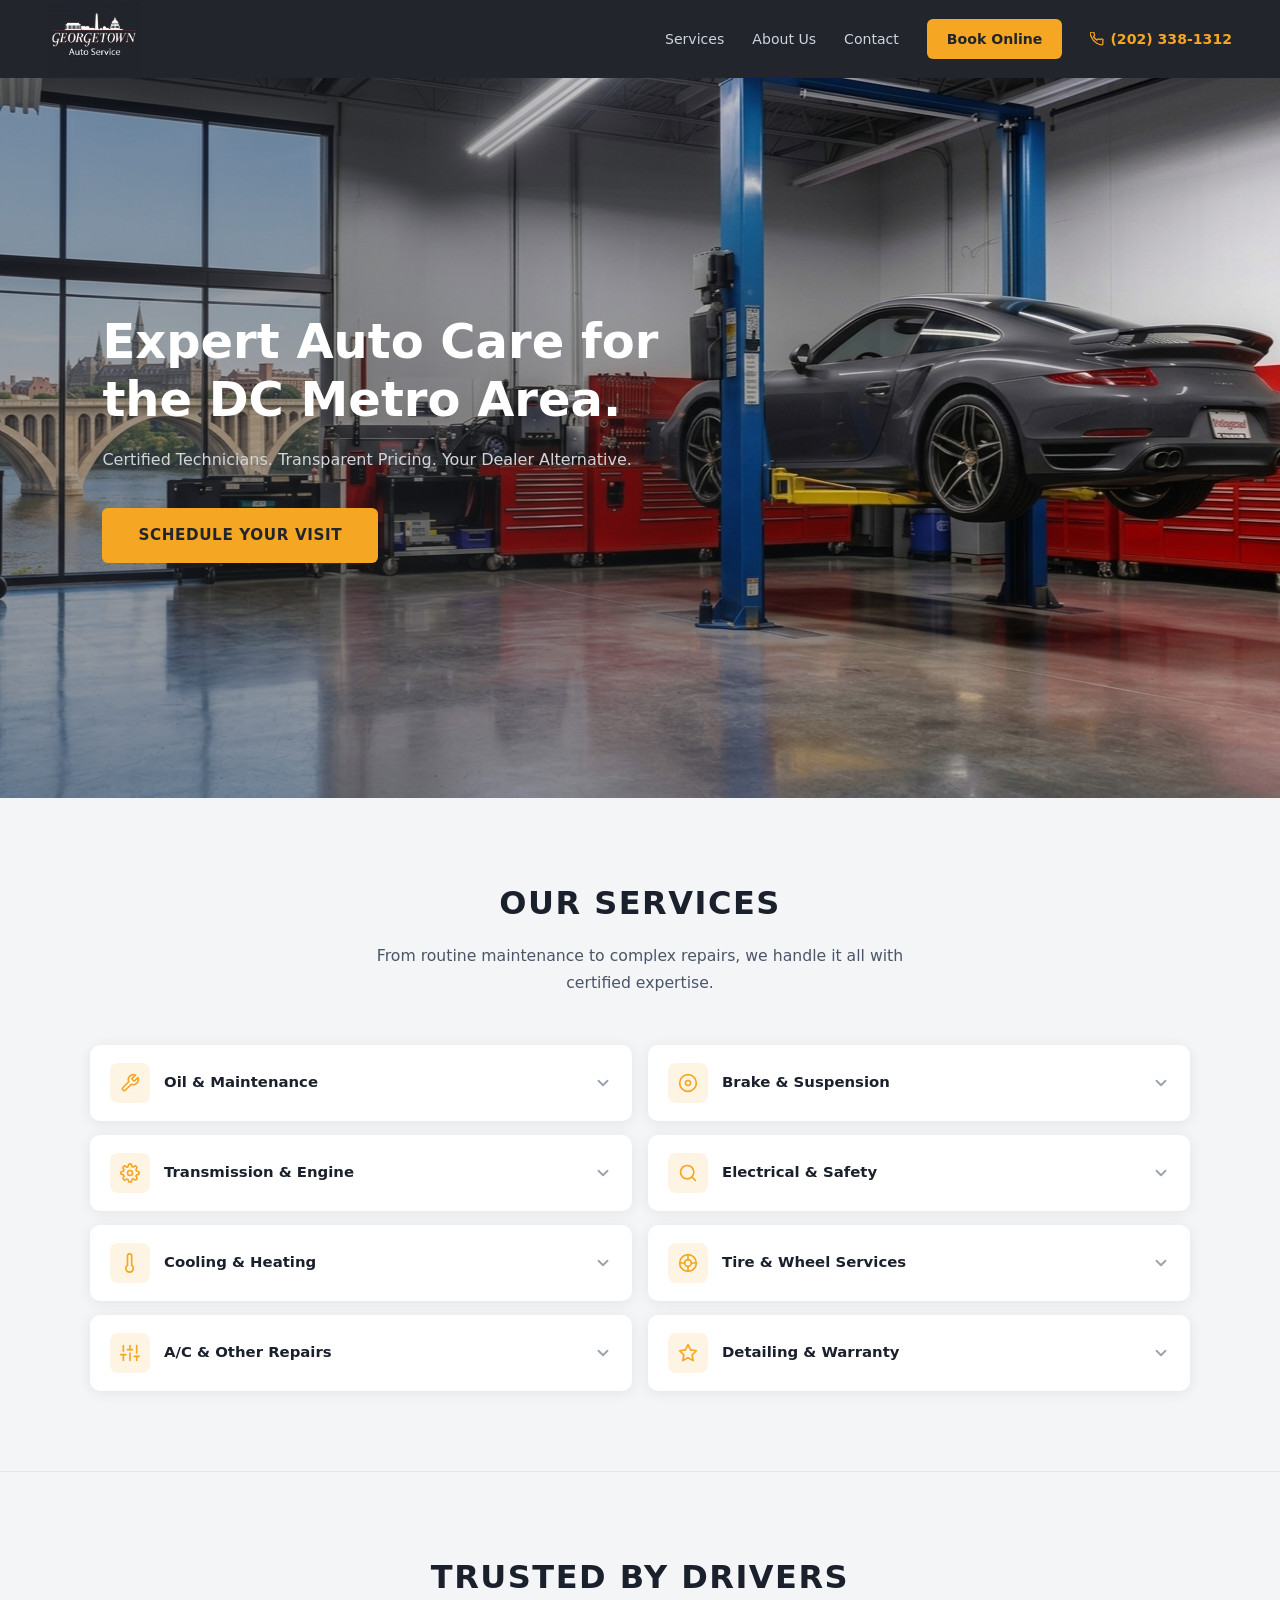
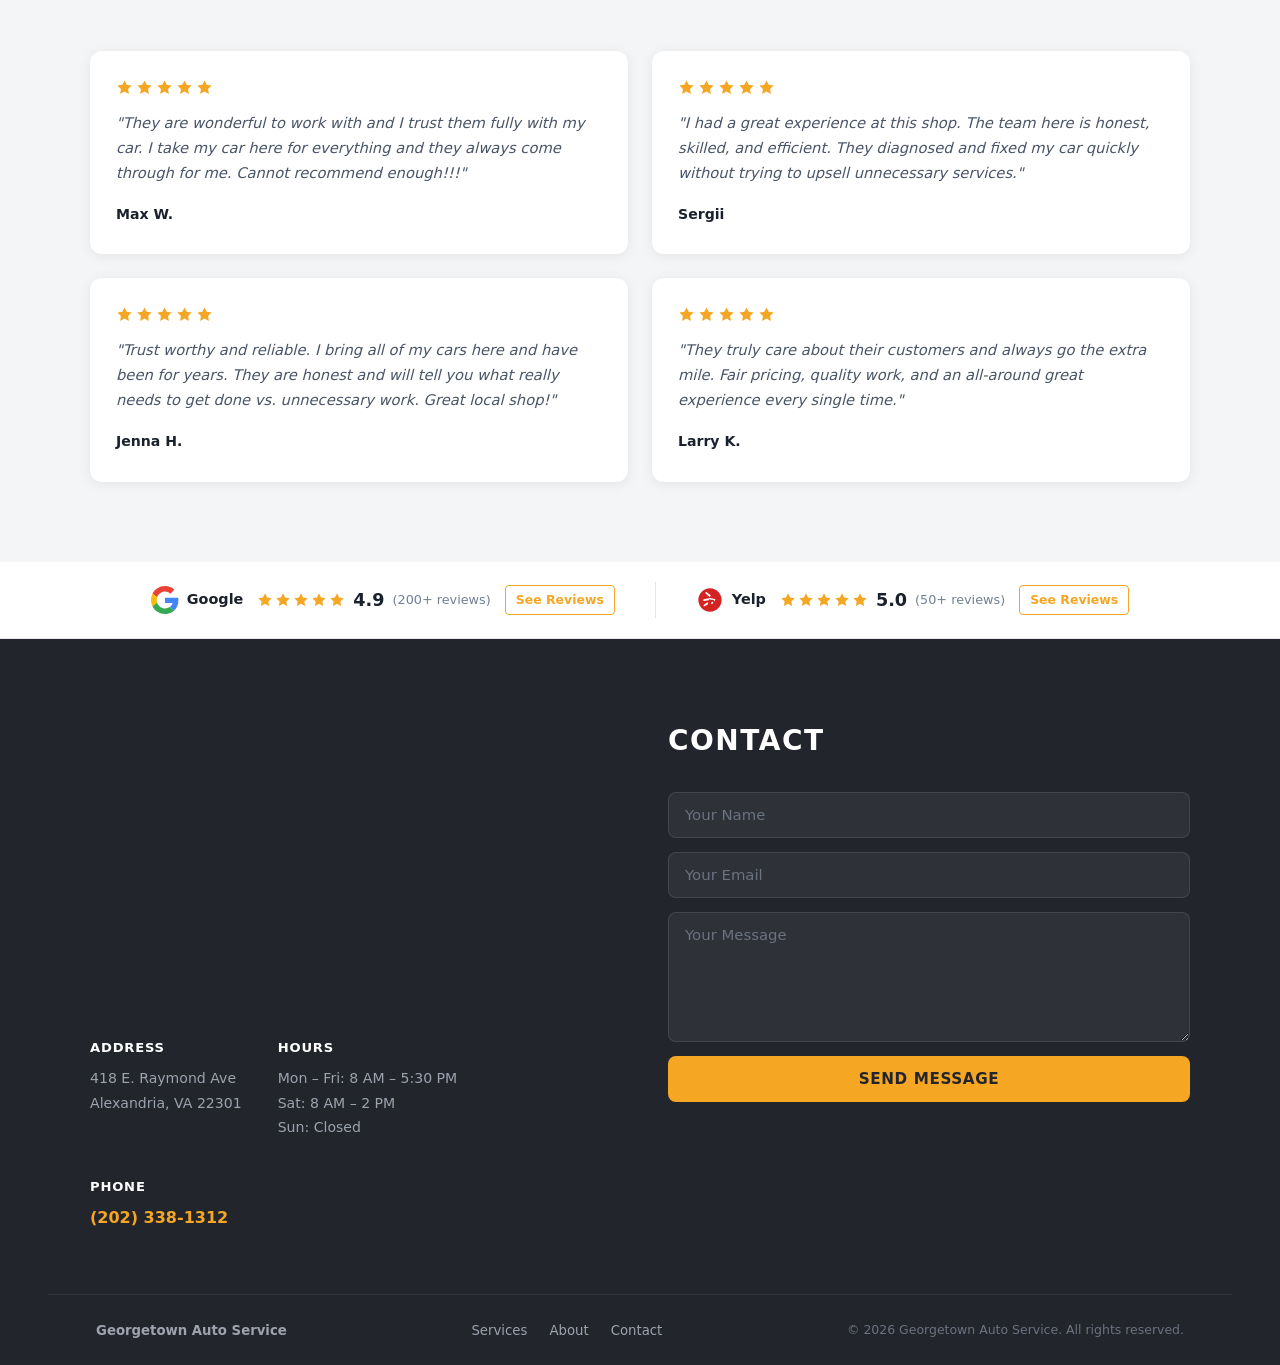
<file: index.html>
<!DOCTYPE html>
<html lang="en">
<head>
  <meta charset="UTF-8">
  <meta name="viewport" content="width=device-width, initial-scale=1.0">
  <title>Georgetown Auto Service | Auto Repair Washington DC</title>
  <meta name="description" content="Georgetown Auto Service offers expert auto repair in Washington DC. Certified technicians, transparent pricing, and your trusted dealer alternative. Call (202) 338-1312.">

  <script type="application/ld+json">
  {
    "@context": "https://schema.org",
    "@type": "AutoRepair",
    "name": "Georgetown Auto Service",
    "address": {
      "@type": "PostalAddress",
      "streetAddress": "418 E. Raymond Ave",
      "addressLocality": "Alexandria",
      "addressRegion": "VA",
      "postalCode": "22301"
    },
    "telephone": "+12023381312",
    "openingHours": ["Mo-Fr 08:00-17:30", "Sa 08:00-14:00"],
    "url": "https://georgetownautoservice.com"
  }
  </script>

  <style>
    :root {
      --dark: #22252c;
      --light-bg: #f4f5f7;
      --accent: #f5a623;
      --accent-hover: #e8961f;
      --white: #ffffff;
      --text-muted: #9ca3af;
      --card-shadow: 0 2px 14px rgba(0,0,0,0.07);
    }

    *, *::before, *::after { box-sizing: border-box; margin: 0; padding: 0; }
    html { scroll-behavior: smooth; }
    body {
      font-family: 'Inter', system-ui, -apple-system, BlinkMacSystemFont, sans-serif;
      background: var(--light-bg);
      color: #2d3748;
      line-height: 1.6;
    }

    /* ===== NAVIGATION ===== */
    #main-nav {
      position: sticky;
      top: 0;
      z-index: 1000;
      background: var(--dark);
      padding: 2px 48px;
      display: flex;
      align-items: center;
      justify-content: space-between;
      transition: padding 0.3s ease, box-shadow 0.3s ease;
    }
    #main-nav.scrolled {
      padding: 2px 48px;
      box-shadow: 0 4px 20px rgba(0,0,0,0.35);
    }

    .nav-logo {
      display: flex;
      align-items: center;
      text-decoration: none;
    }
    .nav-logo-img {
      height: 74px;
      width: auto;
      display: block;
      background: #22252c;
    }

    .nav-right {
      display: flex;
      align-items: center;
      gap: 28px;
    }
    .nav-links {
      display: flex;
      align-items: center;
      gap: 28px;
      list-style: none;
    }
    .nav-links a {
      color: #cbd5e0;
      text-decoration: none;
      font-size: 0.88rem;
      font-weight: 500;
      transition: color 0.2s;
    }
    .nav-links a:hover { color: var(--white); }

    .btn-book {
      background: var(--accent);
      color: var(--dark);
      padding: 9px 20px;
      border-radius: 6px;
      text-decoration: none;
      font-weight: 700;
      font-size: 0.88rem;
      transition: background 0.2s;
      white-space: nowrap;
    }
    .btn-book:hover { background: var(--accent-hover); }

    .nav-phone {
      color: var(--accent);
      text-decoration: none;
      font-weight: 600;
      font-size: 0.88rem;
      display: flex;
      align-items: center;
      gap: 6px;
      white-space: nowrap;
    }
    .nav-phone:hover { color: var(--accent-hover); }
    .nav-phone svg { flex-shrink: 0; }

    /* Hamburger */
    .hamburger {
      display: none;
      flex-direction: column;
      gap: 5px;
      cursor: pointer;
      background: none;
      border: none;
      padding: 4px;
    }
    .hamburger span {
      display: block;
      width: 24px;
      height: 2px;
      background: var(--white);
      transition: all 0.3s ease;
      border-radius: 2px;
    }
    .hamburger.open span:nth-child(1) { transform: translateY(7px) rotate(45deg); }
    .hamburger.open span:nth-child(2) { opacity: 0; }
    .hamburger.open span:nth-child(3) { transform: translateY(-7px) rotate(-45deg); }

    /* Mobile Nav */
    .mobile-nav {
      display: none;
      flex-direction: column;
      background: var(--dark);
      border-top: 1px solid rgba(255,255,255,0.08);
      padding: 20px 24px;
      gap: 4px;
    }
    .mobile-nav.open { display: flex; }
    .mobile-nav a {
      color: #cbd5e0;
      text-decoration: none;
      font-size: 1rem;
      font-weight: 500;
      padding: 10px 0;
      border-bottom: 1px solid rgba(255,255,255,0.05);
    }
    .mobile-nav a:last-child { border-bottom: none; }
    .mobile-nav a:hover { color: var(--white); }
    .mobile-nav .btn-book {
      margin-top: 12px;
      text-align: center;
      display: block;
      padding: 12px;
    }
    .mobile-nav .nav-phone { margin-top: 8px; border-bottom: none; }

    /* DC Skyline SVG */
    .skyline-svg { display: block; }

    /* ===== HERO ===== */
    .hero {
      position: relative;
      min-height: 720px;
      display: flex;
      align-items: center;
      background-image: url('banner.png');
      background-size: cover;
      background-position: center;
    }
    .hero::before {
      content: '';
      position: absolute;
      inset: 0;
      background: linear-gradient(90deg, rgba(34,37,44,0.40) 0%, rgba(34,37,44,0.40) 33%, rgba(34,37,44,0.08) 66%, rgba(34,37,44,0.00) 100%);
    }
    .hero-content {
      position: relative;
      max-width: 640px;
      margin-left: clamp(24px, 8%, 120px);
      padding: 80px 0;
    }
    .hero-content h1 {
      color: var(--white);
      font-size: clamp(2rem, 3.8vw, 3rem);
      font-weight: 800;
      line-height: 1.2;
      margin-bottom: 18px;
    }
    .hero-content p {
      color: #d1d5db;
      font-size: 1rem;
      margin-bottom: 36px;
      white-space: nowrap;
    }
    .btn-hero {
      display: inline-block;
      background: var(--accent);
      color: var(--dark);
      padding: 15px 36px;
      border-radius: 6px;
      text-decoration: none;
      font-weight: 800;
      font-size: 0.95rem;
      letter-spacing: 0.6px;
      transition: background 0.2s, transform 0.15s;
    }
    .btn-hero:hover { background: var(--accent-hover); transform: translateY(-1px); }

    /* ===== RATINGS BAR ===== */
    .ratings-bar {
      background: var(--white);
      border-bottom: 1px solid #e5e7eb;
      padding: 20px 48px;
      display: flex;
      align-items: center;
      justify-content: center;
      gap: 40px;
      flex-wrap: wrap;
    }
    .rating-item {
      display: flex;
      align-items: center;
      gap: 14px;
      text-decoration: none;
    }
    .rating-platform-icon {
      display: flex;
      align-items: center;
      gap: 8px;
    }
    .rating-platform-icon svg {
      width: 28px;
      height: 28px;
      flex-shrink: 0;
    }
    .rating-platform-name {
      font-size: 0.9rem;
      font-weight: 700;
      color: #1a202c;
    }
    .rating-divider {
      width: 1px;
      height: 36px;
      background: #e5e7eb;
    }
    .rating-stars-row {
      display: flex;
      align-items: center;
      gap: 8px;
    }
    .rating-stars {
      display: flex;
      gap: 2px;
    }
    .rating-stars svg {
      width: 16px;
      height: 16px;
      fill: var(--accent);
    }
    .rating-score {
      font-size: 1.1rem;
      font-weight: 800;
      color: #1a202c;
    }
    .rating-count {
      font-size: 0.8rem;
      color: #718096;
    }
    .rating-cta {
      font-size: 0.78rem;
      color: var(--accent);
      font-weight: 600;
      white-space: nowrap;
      border: 1px solid var(--accent);
      padding: 4px 10px;
      border-radius: 4px;
      transition: background 0.2s, color 0.2s;
    }
    .rating-item:hover .rating-cta {
      background: var(--accent);
      color: var(--dark);
    }
    @media (max-width: 768px) {
      .ratings-bar { padding: 16px 20px; gap: 20px; }
      .rating-divider { display: none; }
    }

    /* ===== SECTION HEADER ===== */
    .section-header {
      text-align: center;
      margin-bottom: 48px;
    }
    .section-header h2 {
      font-size: clamp(1.6rem, 2.5vw, 2rem);
      font-weight: 800;
      text-transform: uppercase;
      letter-spacing: 1.5px;
      color: #1a202c;
      margin-bottom: 14px;
    }
    .section-header p {
      color: #4a5568;
      font-size: 0.98rem;
      max-width: 560px;
      margin: 0 auto;
      line-height: 1.7;
    }

    /* ===== SERVICES ===== */
    .services {
      background: var(--light-bg);
      padding: 80px 48px;
    }
    .services-grid {
      display: grid;
      grid-template-columns: 1fr 1fr;
      gap: 16px;
      max-width: 1100px;
      margin: 0 auto;
      align-items: start;
    }
    .services-col {
      display: flex;
      flex-direction: column;
      gap: 14px;
    }

    /* Accordion */
    .accordion-card {
      background: var(--white);
      border-radius: 10px;
      overflow: hidden;
      box-shadow: var(--card-shadow);
    }
    .accordion-header {
      display: flex;
      align-items: center;
      gap: 14px;
      padding: 18px 20px;
      cursor: pointer;
      user-select: none;
      transition: background 0.2s;
    }
    .accordion-header:hover { background: #fdf8f0; }

    .accordion-icon {
      width: 40px;
      height: 40px;
      min-width: 40px;
      background: rgba(245,166,35,0.12);
      border-radius: 8px;
      display: flex;
      align-items: center;
      justify-content: center;
    }
    .accordion-icon svg {
      width: 20px;
      height: 20px;
      stroke: var(--accent);
      fill: none;
      stroke-width: 2;
      stroke-linecap: round;
      stroke-linejoin: round;
    }
    .accordion-title {
      flex: 1;
      font-weight: 700;
      font-size: 0.93rem;
      color: #1a202c;
    }
    .accordion-chevron {
      width: 18px;
      height: 18px;
      stroke: #9ca3af;
      fill: none;
      stroke-width: 2.5;
      stroke-linecap: round;
      stroke-linejoin: round;
      flex-shrink: 0;
      transition: transform 0.3s ease;
    }
    .accordion-card.open .accordion-chevron { transform: rotate(180deg); }

    .accordion-body {
      overflow: hidden;
      max-height: 0;
      transition: max-height 0.4s ease;
    }
    .accordion-card.open .accordion-body { max-height: 800px; }

    .accordion-items {
      padding: 4px 20px 18px;
      border-top: 1px solid #f0f0f0;
    }
    .accordion-item {
      padding: 11px 0;
      border-bottom: 1px solid #f7f7f7;
    }
    .accordion-item:last-child { border-bottom: none; }
    .accordion-item h4 {
      font-size: 0.86rem;
      font-weight: 600;
      color: #2d3748;
      margin-bottom: 3px;
    }
    .accordion-item p {
      font-size: 0.81rem;
      color: #718096;
      line-height: 1.55;
    }

    /* ===== REVIEWS ===== */
    .reviews {
      background: var(--light-bg);
      padding: 80px 48px;
      border-top: 1px solid #e5e7eb;
    }
    .reviews-grid {
      display: grid;
      grid-template-columns: 1fr 1fr;
      gap: 24px;
      max-width: 1100px;
      margin: 0 auto;
    }
    .review-card {
      background: var(--white);
      border-radius: 12px;
      padding: 28px 26px;
      box-shadow: var(--card-shadow);
    }
    .stars {
      display: flex;
      gap: 3px;
      margin-bottom: 14px;
    }
    .stars svg {
      width: 17px;
      height: 17px;
      fill: var(--accent);
    }
    .review-text {
      font-size: 0.92rem;
      color: #4a5568;
      line-height: 1.7;
      margin-bottom: 16px;
      font-style: italic;
    }
    .reviewer-name {
      font-weight: 700;
      font-size: 0.88rem;
      color: #1a202c;
    }

    /* ===== CONTACT ===== */
    .contact-section {
      background: var(--dark);
      padding: 80px 48px 0;
    }
    .contact-grid {
      display: grid;
      grid-template-columns: 1fr 1fr;
      gap: 56px;
      max-width: 1100px;
      margin: 0 auto;
      padding-bottom: 64px;
    }

    /* Map col */
    .map-col { display: flex; flex-direction: column; gap: 28px; }
    .map-embed {
      width: 100%;
      height: 290px;
      border-radius: 10px;
      border: 0;
      display: block;
    }
    .location-info {
      display: flex;
      gap: 36px;
      flex-wrap: wrap;
    }
    .info-block h4 {
      color: var(--white);
      font-weight: 700;
      font-size: 0.82rem;
      text-transform: uppercase;
      letter-spacing: 0.8px;
      margin-bottom: 8px;
    }
    .info-block p {
      color: var(--text-muted);
      font-size: 0.88rem;
      line-height: 1.75;
    }
    .phone-link {
      color: var(--accent);
      font-weight: 600;
      font-size: 1rem;
      text-decoration: none;
    }
    .phone-link:hover { color: var(--accent-hover); }

    /* Form col */
    .form-col h2 {
      color: var(--white);
      font-size: 1.75rem;
      font-weight: 800;
      text-transform: uppercase;
      letter-spacing: 1.5px;
      margin-bottom: 28px;
    }
    .contact-form {
      display: flex;
      flex-direction: column;
      gap: 14px;
    }
    .form-input {
      background: rgba(255,255,255,0.06);
      border: 1px solid rgba(255,255,255,0.1);
      border-radius: 8px;
      color: var(--white);
      padding: 13px 16px;
      font-size: 0.93rem;
      font-family: inherit;
      outline: none;
      transition: border-color 0.2s, background 0.2s;
      width: 100%;
    }
    .form-input::placeholder { color: #6b7280; }
    .form-input:focus {
      border-color: var(--accent);
      background: rgba(255,255,255,0.09);
    }
    textarea.form-input { resize: vertical; min-height: 130px; }
    .btn-submit {
      background: var(--accent);
      color: var(--dark);
      border: none;
      padding: 14px;
      border-radius: 8px;
      font-weight: 800;
      font-size: 0.95rem;
      letter-spacing: 0.6px;
      cursor: pointer;
      transition: background 0.2s;
      width: 100%;
      font-family: inherit;
    }
    .btn-submit:hover { background: var(--accent-hover); }

    /* ===== FOOTER BAR ===== */
    .footer-bar {
      background: var(--dark);
      border-top: 1px solid rgba(255,255,255,0.07);
      padding: 22px 48px;
      display: flex;
      align-items: center;
      justify-content: space-between;
      flex-wrap: wrap;
      gap: 16px;
    }
    .footer-logo-text {
      color: #9ca3af;
      font-size: 0.83rem;
      font-weight: 600;
    }
    .footer-links {
      display: flex;
      gap: 22px;
      list-style: none;
      margin: 0 auto;
    }
    .footer-links a {
      color: #9ca3af;
      text-decoration: none;
      font-size: 0.83rem;
      transition: color 0.2s;
    }
    .footer-links a:hover { color: var(--white); }
    .footer-copy {
      color: #6b7280;
      font-size: 0.78rem;
    }

    /* ===== RESPONSIVE ===== */
    @media (max-width: 768px) {
      #main-nav { padding: 14px 20px; }
      #main-nav.scrolled { padding: 10px 20px; }
      .nav-right { display: none; }
      .hamburger { display: flex; }

      .hero { min-height: 580px; }
      .hero-content { margin-left: 5%; margin-right: 5%; padding: 64px 0; }
      .hero-content p { white-space: normal; font-size: 0.88rem; }

      .services { padding: 56px 20px; }
      .services-grid { grid-template-columns: 1fr; }

      .reviews { padding: 56px 20px; }
      .reviews-grid { grid-template-columns: 1fr; }

      .contact-section { padding: 56px 20px 0; }
      .contact-grid { grid-template-columns: 1fr; gap: 40px; padding-bottom: 48px; }

      .footer-bar {
        padding: 20px;
        flex-direction: column;
        align-items: center;
        text-align: center;
      }
      .footer-links { flex-wrap: wrap; justify-content: center; }
    }
  </style>
</head>
<body>

<!-- ===== NAVIGATION ===== -->
<nav id="main-nav">
  <a href="#home" class="nav-logo">
    <img src="logo.png" alt="Georgetown Auto Service" class="nav-logo-img">
  </a>

  <div class="nav-right">
    <ul class="nav-links">
      <li><a href="#services">Services</a></li>
      <li><a href="about.html">About Us</a></li>
      <li><a href="#contact">Contact</a></li>
    </ul>
    <a href="https://calendly.com" target="_blank" rel="noopener" class="btn-book">Book Online</a>
    <a href="tel:+12023381312" class="nav-phone">
      <svg width="14" height="14" viewBox="0 0 24 24" fill="none" stroke="currentColor" stroke-width="2.2" stroke-linecap="round" stroke-linejoin="round" aria-hidden="true">
        <path d="M22 16.92v3a2 2 0 01-2.18 2 19.79 19.79 0 01-8.63-3.07A19.5 19.5 0 013.07 9.81 19.79 19.79 0 01.01 1.18 2 2 0 012 0h3a2 2 0 012 1.72c.127.96.361 1.903.7 2.81a2 2 0 01-.45 2.11L6.09 7.91a16 16 0 006 6l1.27-1.27a2 2 0 012.11-.45c.907.339 1.85.573 2.81.7A2 2 0 0122 14.92z"/>
      </svg>
      (202) 338-1312
    </a>
  </div>

  <button class="hamburger" id="hamburger-btn" aria-label="Toggle navigation menu">
    <span></span><span></span><span></span>
  </button>
</nav>

<!-- Mobile nav dropdown -->
<div class="mobile-nav" id="mobile-nav">
  <a href="#services" class="mobile-link">Services</a>
  <a href="about.html" class="mobile-link">About Us</a>
  <a href="#contact" class="mobile-link">Contact</a>
  <a href="https://calendly.com" target="_blank" rel="noopener" class="btn-book">Book Online</a>
  <a href="tel:+12023381312" class="nav-phone mobile-link">
    <svg width="14" height="14" viewBox="0 0 24 24" fill="none" stroke="currentColor" stroke-width="2.2" stroke-linecap="round" stroke-linejoin="round" aria-hidden="true">
      <path d="M22 16.92v3a2 2 0 01-2.18 2 19.79 19.79 0 01-8.63-3.07A19.5 19.5 0 013.07 9.81 19.79 19.79 0 01.01 1.18 2 2 0 012 0h3a2 2 0 012 1.72c.127.96.361 1.903.7 2.81a2 2 0 01-.45 2.11L6.09 7.91a16 16 0 006 6l1.27-1.27a2 2 0 012.11-.45c.907.339 1.85.573 2.81.7A2 2 0 0122 14.92z"/>
    </svg>
    (202) 338-1312
  </a>
</div>

<!-- ===== HERO ===== -->
<section class="hero" id="home">
  <div class="hero-content">
    <h1>Expert Auto Care for the DC Metro Area.</h1>
    <p>Certified Technicians. Transparent Pricing. Your Dealer Alternative.</p>
    <a href="https://calendly.com" target="_blank" rel="noopener" class="btn-hero">SCHEDULE YOUR VISIT</a>
  </div>
</section>

<!-- ===== SERVICES ===== -->
<section class="services" id="services">
  <div class="section-header">
    <h2>Our Services</h2>
    <p>From routine maintenance to complex repairs, we handle it all with certified expertise.</p>
  </div>

  <div class="services-grid">

    <!-- LEFT COLUMN -->
    <div class="services-col">

      <!-- Oil & Maintenance — expanded by default -->
      <div class="accordion-card">
        <div class="accordion-header" onclick="toggleAccordion(this)">
          <div class="accordion-icon">
            <svg viewBox="0 0 24 24" aria-hidden="true">
              <path d="M14.7 6.3a1 1 0 000 1.4l1.6 1.6a1 1 0 001.4 0l3.77-3.77a6 6 0 01-7.94 7.94l-6.91 6.91a2.12 2.12 0 01-3-3l6.91-6.91a6 6 0 017.94-7.94l-3.76 3.76z"/>
            </svg>
          </div>
          <span class="accordion-title">Oil &amp; Maintenance</span>
          <svg class="accordion-chevron" viewBox="0 0 24 24" aria-hidden="true"><polyline points="6 9 12 15 18 9"/></svg>
        </div>
        <div class="accordion-body">
          <div class="accordion-items">
            <div class="accordion-item">
              <h4>Synthetic Engine Oil &amp; Filter Change</h4>
              <p>Keep your engine running smoothly with high-quality synthetic oil.</p>
            </div>
            <div class="accordion-item">
              <h4>All Dealer Scheduled Maintenance</h4>
              <p>Comprehensive maintenance to meet dealer requirements.</p>
            </div>
            <div class="accordion-item">
              <h4>Complete Tune-Ups</h4>
              <p>Ensure optimal performance with a thorough tune-up.</p>
            </div>
            <div class="accordion-item">
              <h4>Full Service Fluids Check</h4>
              <p>Comprehensive checks and top-ups of all vehicle fluids.</p>
            </div>
          </div>
        </div>
      </div>

      <!-- Transmission & Engine -->
      <div class="accordion-card">
        <div class="accordion-header" onclick="toggleAccordion(this)">
          <div class="accordion-icon">
            <svg viewBox="0 0 24 24" aria-hidden="true">
              <circle cx="12" cy="12" r="3"/>
              <path d="M19.4 15a1.65 1.65 0 00.33 1.82l.06.06a2 2 0 010 2.83 2 2 0 01-2.83 0l-.06-.06a1.65 1.65 0 00-1.82-.33 1.65 1.65 0 00-1 1.51V21a2 2 0 01-4 0v-.09A1.65 1.65 0 009 19.4a1.65 1.65 0 00-1.82.33l-.06.06a2 2 0 01-2.83-2.83l.06-.06A1.65 1.65 0 004.68 15a1.65 1.65 0 00-1.51-1H3a2 2 0 010-4h.09A1.65 1.65 0 004.6 9a1.65 1.65 0 00-.33-1.82l-.06-.06a2 2 0 012.83-2.83l.06.06A1.65 1.65 0 009 4.68a1.65 1.65 0 001-1.51V3a2 2 0 014 0v.09a1.65 1.65 0 001 1.51 1.65 1.65 0 001.82-.33l.06-.06a2 2 0 012.83 2.83l-.06.06A1.65 1.65 0 0019.4 9a1.65 1.65 0 001.51 1H21a2 2 0 010 4h-.09a1.65 1.65 0 00-1.51 1z"/>
            </svg>
          </div>
          <span class="accordion-title">Transmission &amp; Engine</span>
          <svg class="accordion-chevron" viewBox="0 0 24 24" aria-hidden="true"><polyline points="6 9 12 15 18 9"/></svg>
        </div>
        <div class="accordion-body">
          <div class="accordion-items">
            <div class="accordion-item">
              <h4>Automatic Transmission Service &amp; Repair</h4>
              <p>Comprehensive transmission diagnostics and repairs.</p>
            </div>
            <div class="accordion-item">
              <h4>Manual Transmission &amp; Clutch Repairs</h4>
              <p>Reliable service for manual transmission issues.</p>
            </div>
            <div class="accordion-item">
              <h4>Engine Repair &amp; Replacement</h4>
              <p>Expert engine diagnostics and full repair services.</p>
            </div>
            <div class="accordion-item">
              <h4>Complete Electric Diagnostic Repairs</h4>
              <p>Thorough diagnostics to troubleshoot electrical issues.</p>
            </div>
          </div>
        </div>
      </div>

      <!-- Cooling & Heating -->
      <div class="accordion-card">
        <div class="accordion-header" onclick="toggleAccordion(this)">
          <div class="accordion-icon">
            <svg viewBox="0 0 24 24" aria-hidden="true">
              <path d="M14 14.76V3.5a2.5 2.5 0 00-5 0v11.26a4.5 4.5 0 105 0z"/>
            </svg>
          </div>
          <span class="accordion-title">Cooling &amp; Heating</span>
          <svg class="accordion-chevron" viewBox="0 0 24 24" aria-hidden="true"><polyline points="6 9 12 15 18 9"/></svg>
        </div>
        <div class="accordion-body">
          <div class="accordion-items">
            <div class="accordion-item">
              <h4>Engine Cooling System &amp; Radiator Service</h4>
              <p>Prevent overheating with thorough cooling system checks.</p>
            </div>
            <div class="accordion-item">
              <h4>Climate Control &amp; Heating Repairs</h4>
              <p>Stay comfortable with our heating system repairs.</p>
            </div>
          </div>
        </div>
      </div>

      <!-- A/C & Other Repairs -->
      <div class="accordion-card">
        <div class="accordion-header" onclick="toggleAccordion(this)">
          <div class="accordion-icon">
            <svg viewBox="0 0 24 24" aria-hidden="true">
              <line x1="4"  y1="21" x2="4"  y2="14"/>
              <line x1="4"  y1="10" x2="4"  y2="3"/>
              <line x1="12" y1="21" x2="12" y2="12"/>
              <line x1="12" y1="8"  x2="12" y2="3"/>
              <line x1="20" y1="21" x2="20" y2="16"/>
              <line x1="20" y1="12" x2="20" y2="3"/>
              <line x1="1"  y1="14" x2="7"  y2="14"/>
              <line x1="9"  y1="8"  x2="15" y2="8"/>
              <line x1="17" y1="16" x2="23" y2="16"/>
            </svg>
          </div>
          <span class="accordion-title">A/C &amp; Other Repairs</span>
          <svg class="accordion-chevron" viewBox="0 0 24 24" aria-hidden="true"><polyline points="6 9 12 15 18 9"/></svg>
        </div>
        <div class="accordion-body">
          <div class="accordion-items">
            <div class="accordion-item">
              <h4>Air Conditioning Service &amp; Repairs</h4>
              <p>Keep cool with our air conditioning services.</p>
            </div>
            <div class="accordion-item">
              <h4>Full Muffler &amp; Exhaust Service</h4>
              <p>Expert exhaust system repairs and replacements.</p>
            </div>
            <div class="accordion-item">
              <h4>CV Joints &amp; Axles</h4>
              <p>Expert repairs for CV joints and axles.</p>
            </div>
          </div>
        </div>
      </div>

    </div><!-- end left col -->

    <!-- RIGHT COLUMN -->
    <div class="services-col">

      <!-- Brake & Suspension — expanded by default -->
      <div class="accordion-card">
        <div class="accordion-header" onclick="toggleAccordion(this)">
          <div class="accordion-icon">
            <svg viewBox="0 0 24 24" aria-hidden="true">
              <circle cx="12" cy="12" r="10"/>
              <circle cx="12" cy="12" r="3"/>
            </svg>
          </div>
          <span class="accordion-title">Brake &amp; Suspension</span>
          <svg class="accordion-chevron" viewBox="0 0 24 24" aria-hidden="true"><polyline points="6 9 12 15 18 9"/></svg>
        </div>
        <div class="accordion-body">
          <div class="accordion-items">
            <div class="accordion-item">
              <h4>Complete Brake Repair &amp; Service</h4>
              <p>Thorough brake inspections, pad and rotor replacements.</p>
            </div>
            <div class="accordion-item">
              <h4>Suspension Shocks &amp; Struts</h4>
              <p>Enhance ride quality with our suspension services.</p>
            </div>
            <div class="accordion-item">
              <h4>Complete Suspension Repairs</h4>
              <p>Full service for suspension system repairs.</p>
            </div>
            <div class="accordion-item">
              <h4>Wheel Balancing &amp; Rotation</h4>
              <p>Enhance tire life with professional balancing and rotation.</p>
            </div>
            <div class="accordion-item">
              <h4>All Wheel Alignment</h4>
              <p>Improve handling with precise wheel alignment.</p>
            </div>
          </div>
        </div>
      </div>

      <!-- Electrical & Safety -->
      <div class="accordion-card">
        <div class="accordion-header" onclick="toggleAccordion(this)">
          <div class="accordion-icon">
            <svg viewBox="0 0 24 24" aria-hidden="true">
              <circle cx="11" cy="11" r="8"/>
              <line x1="21" y1="21" x2="16.65" y2="16.65"/>
            </svg>
          </div>
          <span class="accordion-title">Electrical &amp; Safety</span>
          <svg class="accordion-chevron" viewBox="0 0 24 24" aria-hidden="true"><polyline points="6 9 12 15 18 9"/></svg>
        </div>
        <div class="accordion-body">
          <div class="accordion-items">
            <div class="accordion-item">
              <h4>Check Engine Light Service</h4>
              <p>Diagnose and resolve check engine light issues effectively.</p>
            </div>
            <div class="accordion-item">
              <h4>ABS Light Service</h4>
              <p>Diagnose and repair ABS light issues.</p>
            </div>
            <div class="accordion-item">
              <h4>Airbag Light Service</h4>
              <p>Ensure safety with airbag system diagnostics.</p>
            </div>
            <div class="accordion-item">
              <h4>All State Safety Inspection Repairs</h4>
              <p>Ensure compliance with state safety inspection requirements.</p>
            </div>
            <div class="accordion-item">
              <h4>All State Emissions Repairs</h4>
              <p>Help your vehicle pass emissions tests with our repairs.</p>
            </div>
          </div>
        </div>
      </div>

      <!-- Tire & Wheel Services -->
      <div class="accordion-card">
        <div class="accordion-header" onclick="toggleAccordion(this)">
          <div class="accordion-icon">
            <svg viewBox="0 0 24 24" aria-hidden="true">
              <circle cx="12" cy="12" r="10"/>
              <circle cx="12" cy="12" r="4"/>
              <line x1="12" y1="2"  x2="12" y2="8"/>
              <line x1="12" y1="16" x2="12" y2="22"/>
              <line x1="2"  y1="12" x2="8"  y2="12"/>
              <line x1="16" y1="12" x2="22" y2="12"/>
            </svg>
          </div>
          <span class="accordion-title">Tire &amp; Wheel Services</span>
          <svg class="accordion-chevron" viewBox="0 0 24 24" aria-hidden="true"><polyline points="6 9 12 15 18 9"/></svg>
        </div>
        <div class="accordion-body">
          <div class="accordion-items">
            <div class="accordion-item">
              <h4>Tire Repairs &amp; Sales</h4>
              <p>Expert tire services including repairs and new tire sales.</p>
            </div>
            <div class="accordion-item">
              <h4>Complete Glass Replacement Service</h4>
              <p>High-quality glass replacement for your vehicle.</p>
            </div>
          </div>
        </div>
      </div>

      <!-- Detailing & Warranty -->
      <div class="accordion-card">
        <div class="accordion-header" onclick="toggleAccordion(this)">
          <div class="accordion-icon">
            <svg viewBox="0 0 24 24" aria-hidden="true">
              <polygon points="12 2 15.09 8.26 22 9.27 17 14.14 18.18 21.02 12 17.77 5.82 21.02 7 14.14 2 9.27 8.91 8.26 12 2"/>
            </svg>
          </div>
          <span class="accordion-title">Detailing &amp; Warranty</span>
          <svg class="accordion-chevron" viewBox="0 0 24 24" aria-hidden="true"><polyline points="6 9 12 15 18 9"/></svg>
        </div>
        <div class="accordion-body">
          <div class="accordion-items">
            <div class="accordion-item">
              <h4>Full Automotive Cleaning &amp; Detailing</h4>
              <p>Make your vehicle shine with our detailing services.</p>
            </div>
            <div class="accordion-item">
              <h4>12 Month / 12,000 Miles Parts &amp; Labor Warranty</h4>
              <p>Enjoy peace of mind with our warranty on services.</p>
            </div>
          </div>
        </div>
      </div>

    </div><!-- end right col -->
  </div><!-- end services-grid -->
</section>

<!-- ===== REVIEWS ===== -->
<section class="reviews" id="reviews">
  <div class="section-header">
    <h2>Trusted by Drivers</h2>
  </div>
  <div class="reviews-grid">

    <div class="review-card">
      <div class="stars" aria-label="5 stars">
        <svg viewBox="0 0 24 24"><polygon points="12 2 15.09 8.26 22 9.27 17 14.14 18.18 21.02 12 17.77 5.82 21.02 7 14.14 2 9.27 8.91 8.26 12 2"/></svg>
        <svg viewBox="0 0 24 24"><polygon points="12 2 15.09 8.26 22 9.27 17 14.14 18.18 21.02 12 17.77 5.82 21.02 7 14.14 2 9.27 8.91 8.26 12 2"/></svg>
        <svg viewBox="0 0 24 24"><polygon points="12 2 15.09 8.26 22 9.27 17 14.14 18.18 21.02 12 17.77 5.82 21.02 7 14.14 2 9.27 8.91 8.26 12 2"/></svg>
        <svg viewBox="0 0 24 24"><polygon points="12 2 15.09 8.26 22 9.27 17 14.14 18.18 21.02 12 17.77 5.82 21.02 7 14.14 2 9.27 8.91 8.26 12 2"/></svg>
        <svg viewBox="0 0 24 24"><polygon points="12 2 15.09 8.26 22 9.27 17 14.14 18.18 21.02 12 17.77 5.82 21.02 7 14.14 2 9.27 8.91 8.26 12 2"/></svg>
      </div>
      <p class="review-text">"They are wonderful to work with and I trust them fully with my car. I take my car here for everything and they always come through for me. Cannot recommend enough!!!"</p>
      <span class="reviewer-name">Max W.</span>
    </div>

    <div class="review-card">
      <div class="stars" aria-label="5 stars">
        <svg viewBox="0 0 24 24"><polygon points="12 2 15.09 8.26 22 9.27 17 14.14 18.18 21.02 12 17.77 5.82 21.02 7 14.14 2 9.27 8.91 8.26 12 2"/></svg>
        <svg viewBox="0 0 24 24"><polygon points="12 2 15.09 8.26 22 9.27 17 14.14 18.18 21.02 12 17.77 5.82 21.02 7 14.14 2 9.27 8.91 8.26 12 2"/></svg>
        <svg viewBox="0 0 24 24"><polygon points="12 2 15.09 8.26 22 9.27 17 14.14 18.18 21.02 12 17.77 5.82 21.02 7 14.14 2 9.27 8.91 8.26 12 2"/></svg>
        <svg viewBox="0 0 24 24"><polygon points="12 2 15.09 8.26 22 9.27 17 14.14 18.18 21.02 12 17.77 5.82 21.02 7 14.14 2 9.27 8.91 8.26 12 2"/></svg>
        <svg viewBox="0 0 24 24"><polygon points="12 2 15.09 8.26 22 9.27 17 14.14 18.18 21.02 12 17.77 5.82 21.02 7 14.14 2 9.27 8.91 8.26 12 2"/></svg>
      </div>
      <p class="review-text">"I had a great experience at this shop. The team here is honest, skilled, and efficient. They diagnosed and fixed my car quickly without trying to upsell unnecessary services."</p>
      <span class="reviewer-name">Sergii</span>
    </div>

    <div class="review-card">
      <div class="stars" aria-label="5 stars">
        <svg viewBox="0 0 24 24"><polygon points="12 2 15.09 8.26 22 9.27 17 14.14 18.18 21.02 12 17.77 5.82 21.02 7 14.14 2 9.27 8.91 8.26 12 2"/></svg>
        <svg viewBox="0 0 24 24"><polygon points="12 2 15.09 8.26 22 9.27 17 14.14 18.18 21.02 12 17.77 5.82 21.02 7 14.14 2 9.27 8.91 8.26 12 2"/></svg>
        <svg viewBox="0 0 24 24"><polygon points="12 2 15.09 8.26 22 9.27 17 14.14 18.18 21.02 12 17.77 5.82 21.02 7 14.14 2 9.27 8.91 8.26 12 2"/></svg>
        <svg viewBox="0 0 24 24"><polygon points="12 2 15.09 8.26 22 9.27 17 14.14 18.18 21.02 12 17.77 5.82 21.02 7 14.14 2 9.27 8.91 8.26 12 2"/></svg>
        <svg viewBox="0 0 24 24"><polygon points="12 2 15.09 8.26 22 9.27 17 14.14 18.18 21.02 12 17.77 5.82 21.02 7 14.14 2 9.27 8.91 8.26 12 2"/></svg>
      </div>
      <p class="review-text">"Trust worthy and reliable. I bring all of my cars here and have been for years. They are honest and will tell you what really needs to get done vs. unnecessary work. Great local shop!"</p>
      <span class="reviewer-name">Jenna H.</span>
    </div>

    <div class="review-card">
      <div class="stars" aria-label="5 stars">
        <svg viewBox="0 0 24 24"><polygon points="12 2 15.09 8.26 22 9.27 17 14.14 18.18 21.02 12 17.77 5.82 21.02 7 14.14 2 9.27 8.91 8.26 12 2"/></svg>
        <svg viewBox="0 0 24 24"><polygon points="12 2 15.09 8.26 22 9.27 17 14.14 18.18 21.02 12 17.77 5.82 21.02 7 14.14 2 9.27 8.91 8.26 12 2"/></svg>
        <svg viewBox="0 0 24 24"><polygon points="12 2 15.09 8.26 22 9.27 17 14.14 18.18 21.02 12 17.77 5.82 21.02 7 14.14 2 9.27 8.91 8.26 12 2"/></svg>
        <svg viewBox="0 0 24 24"><polygon points="12 2 15.09 8.26 22 9.27 17 14.14 18.18 21.02 12 17.77 5.82 21.02 7 14.14 2 9.27 8.91 8.26 12 2"/></svg>
        <svg viewBox="0 0 24 24"><polygon points="12 2 15.09 8.26 22 9.27 17 14.14 18.18 21.02 12 17.77 5.82 21.02 7 14.14 2 9.27 8.91 8.26 12 2"/></svg>
      </div>
      <p class="review-text">"They truly care about their customers and always go the extra mile. Fair pricing, quality work, and an all-around great experience every single time."</p>
      <span class="reviewer-name">Larry K.</span>
    </div>

  </div>
</section>

<!-- ===== RATINGS BAR ===== -->
<div class="ratings-bar">

  <!-- Google -->
  <a class="rating-item" href="https://www.google.com/search?q=Georgetown+Auto+Service+Alexandria+VA" target="_blank" rel="noopener">
    <div class="rating-platform-icon">
      <svg viewBox="0 0 48 48" xmlns="http://www.w3.org/2000/svg">
        <path fill="#EA4335" d="M24 9.5c3.54 0 6.71 1.22 9.21 3.6l6.85-6.85C35.9 2.38 30.47 0 24 0 14.62 0 6.51 5.38 2.56 13.22l7.98 6.19C12.43 13.72 17.74 9.5 24 9.5z"/>
        <path fill="#4285F4" d="M46.98 24.55c0-1.57-.15-3.09-.38-4.55H24v9.02h12.94c-.58 2.96-2.26 5.48-4.78 7.18l7.73 6c4.51-4.18 7.09-10.36 7.09-17.65z"/>
        <path fill="#FBBC05" d="M10.53 28.59c-.48-1.45-.76-2.99-.76-4.59s.27-3.14.76-4.59l-7.98-6.19C.92 16.46 0 20.12 0 24c0 3.88.92 7.54 2.56 10.78l7.97-6.19z"/>
        <path fill="#34A853" d="M24 48c6.48 0 11.93-2.13 15.89-5.81l-7.73-6c-2.18 1.48-4.97 2.31-8.16 2.31-6.26 0-11.57-4.22-13.47-9.91l-7.98 6.19C6.51 42.62 14.62 48 24 48z"/>
        <path fill="none" d="M0 0h48v48H0z"/>
      </svg>
      <span class="rating-platform-name">Google</span>
    </div>
    <div class="rating-stars-row">
      <div class="rating-stars">
        <svg viewBox="0 0 24 24"><polygon points="12 2 15.09 8.26 22 9.27 17 14.14 18.18 21.02 12 17.77 5.82 21.02 7 14.14 2 9.27 8.91 8.26 12 2"/></svg>
        <svg viewBox="0 0 24 24"><polygon points="12 2 15.09 8.26 22 9.27 17 14.14 18.18 21.02 12 17.77 5.82 21.02 7 14.14 2 9.27 8.91 8.26 12 2"/></svg>
        <svg viewBox="0 0 24 24"><polygon points="12 2 15.09 8.26 22 9.27 17 14.14 18.18 21.02 12 17.77 5.82 21.02 7 14.14 2 9.27 8.91 8.26 12 2"/></svg>
        <svg viewBox="0 0 24 24"><polygon points="12 2 15.09 8.26 22 9.27 17 14.14 18.18 21.02 12 17.77 5.82 21.02 7 14.14 2 9.27 8.91 8.26 12 2"/></svg>
        <svg viewBox="0 0 24 24"><polygon points="12 2 15.09 8.26 22 9.27 17 14.14 18.18 21.02 12 17.77 5.82 21.02 7 14.14 2 9.27 8.91 8.26 12 2"/></svg>
      </div>
      <span class="rating-score">4.9</span>
      <span class="rating-count">(200+ reviews)</span>
    </div>
    <span class="rating-cta">See Reviews</span>
  </a>

  <div class="rating-divider"></div>

  <!-- Yelp -->
  <a class="rating-item" href="https://www.yelp.com/biz/georgetown-auto-service-alexandria" target="_blank" rel="noopener">
    <div class="rating-platform-icon">
      <svg viewBox="0 0 48 48" xmlns="http://www.w3.org/2000/svg">
        <path fill="#D32323" d="M24 4C13 4 4 13 4 24s9 20 20 20 20-9 20-20S35 4 24 4zm-3.5 27.2l-5.8 3.4c-.6.4-1.4.1-1.6-.5l-.1-.3c-.1-.7.2-1.4.8-1.8l5.2-3.8c.5-.4 1.2-.1 1.3.5l.5 1.8c.1.3 0 .5-.3.7zm1.2-6.7l-8 1.3c-.7.1-1.3-.4-1.3-1.1v-.3c0-.7.5-1.4 1.2-1.5l7.8-1.7c.6-.1 1.1.4 1 1l-.2 1.8c0 .3-.2.5-.5.5zm.8-6.3l-6-5.5c-.5-.5-.5-1.3 0-1.8l.2-.2c.5-.5 1.3-.5 1.8 0l6.5 5c.5.4.5 1.1.1 1.5l-1.2 1.4c-.2.2-.5.3-.8.3-.3-.1-.5-.3-.6-.7zm6.3 11.6l-1.5 1.2c-.2.2-.6.2-.8 0l-.6-.6c-.4-.4-.4-1 0-1.4l1.5-1.5c.4-.4 1-.4 1.4 0l.6.6c.2.2.2.6 0 .8l-.6 1.4v-.5zm2.9-5.8l-8.4-.8c-.7-.1-1.1-.8-.9-1.4l.1-.3c.2-.7.9-1.1 1.6-.9l8.2 1.8c.7.1 1 .9.7 1.5l-.8 1.6c-.1.3-.4.5-.7.5-.3-.1-.5-.3-.6-.5-.1-.1-.1-.2-.2-.5z"/>
      </svg>
      <span class="rating-platform-name">Yelp</span>
    </div>
    <div class="rating-stars-row">
      <div class="rating-stars">
        <svg viewBox="0 0 24 24"><polygon points="12 2 15.09 8.26 22 9.27 17 14.14 18.18 21.02 12 17.77 5.82 21.02 7 14.14 2 9.27 8.91 8.26 12 2"/></svg>
        <svg viewBox="0 0 24 24"><polygon points="12 2 15.09 8.26 22 9.27 17 14.14 18.18 21.02 12 17.77 5.82 21.02 7 14.14 2 9.27 8.91 8.26 12 2"/></svg>
        <svg viewBox="0 0 24 24"><polygon points="12 2 15.09 8.26 22 9.27 17 14.14 18.18 21.02 12 17.77 5.82 21.02 7 14.14 2 9.27 8.91 8.26 12 2"/></svg>
        <svg viewBox="0 0 24 24"><polygon points="12 2 15.09 8.26 22 9.27 17 14.14 18.18 21.02 12 17.77 5.82 21.02 7 14.14 2 9.27 8.91 8.26 12 2"/></svg>
        <svg viewBox="0 0 24 24"><polygon points="12 2 15.09 8.26 22 9.27 17 14.14 18.18 21.02 12 17.77 5.82 21.02 7 14.14 2 9.27 8.91 8.26 12 2"/></svg>
      </div>
      <span class="rating-score">5.0</span>
      <span class="rating-count">(50+ reviews)</span>
    </div>
    <span class="rating-cta">See Reviews</span>
  </a>

</div>

<!-- Anchor for About Us nav link -->
<span id="about"></span>

<!-- ===== CONTACT & FOOTER ===== -->
<section class="contact-section" id="contact">
  <div class="contact-grid">

    <!-- Map column -->
    <div class="map-col">
      <iframe
        class="map-embed"
        src="https://www.google.com/maps?q=418+E+Raymond+Ave,+Alexandria,+VA+22301&output=embed"
        allowfullscreen=""
        loading="lazy"
        referrerpolicy="no-referrer-when-downgrade"
        title="Georgetown Auto Service on Google Maps">
      </iframe>

      <div class="location-info">
        <div class="info-block">
          <h4>Address</h4>
          <p>418 E. Raymond Ave<br>Alexandria, VA 22301</p>
        </div>
        <div class="info-block">
          <h4>Hours</h4>
          <p>Mon – Fri: 8 AM – 5:30 PM<br>Sat: 8 AM – 2 PM<br>Sun: Closed</p>
        </div>
        <div class="info-block">
          <h4>Phone</h4>
          <a href="tel:+12023381312" class="phone-link">(202) 338-1312</a>
        </div>
      </div>
    </div>

    <!-- Form column -->
    <div class="form-col">
      <h2>Contact</h2>
      <!-- Replace REPLACE_WITH_ID with your Formspree form ID -->
      <form class="contact-form" action="https://formspree.io/f/mqeovpdl" method="POST">
        <input  type="text"  name="name"    class="form-input" placeholder="Your Name"    required>
        <input  type="email" name="email"   class="form-input" placeholder="Your Email"   required>
        <textarea             name="message" class="form-input" placeholder="Your Message" rows="5" required></textarea>
        <button type="submit" class="btn-submit">SEND MESSAGE</button>
      </form>
    </div>

  </div><!-- end contact-grid -->

  <!-- Footer bar -->
  <div class="footer-bar">
    <span class="footer-logo-text">Georgetown Auto Service</span>
    <ul class="footer-links">
      <li><a href="#services">Services</a></li>
      <li><a href="about.html">About</a></li>
      <li><a href="#contact">Contact</a></li>
    </ul>
    <span class="footer-copy">&copy; 2026 Georgetown Auto Service. All rights reserved.</span>
  </div>
</section>

<script>
  // Nav shrink on scroll
  const mainNav = document.getElementById('main-nav');
  window.addEventListener('scroll', () => {
    mainNav.classList.toggle('scrolled', window.scrollY > 60);
  }, { passive: true });

  // Hamburger toggle
  const hamburgerBtn = document.getElementById('hamburger-btn');
  const mobileNav    = document.getElementById('mobile-nav');
  hamburgerBtn.addEventListener('click', () => {
    const isOpen = mobileNav.classList.toggle('open');
    hamburgerBtn.classList.toggle('open', isOpen);
    hamburgerBtn.setAttribute('aria-expanded', isOpen);
  });

  // Close mobile nav when a link is tapped
  mobileNav.querySelectorAll('a').forEach(link => {
    link.addEventListener('click', () => {
      mobileNav.classList.remove('open');
      hamburgerBtn.classList.remove('open');
      hamburgerBtn.setAttribute('aria-expanded', 'false');
    });
  });

  // Independent accordion toggle
  function toggleAccordion(header) {
    header.closest('.accordion-card').classList.toggle('open');
  }

  // Smooth scroll for all in-page anchor links
  document.querySelectorAll('a[href^="#"]').forEach(link => {
    link.addEventListener('click', e => {
      const id = link.getAttribute('href').slice(1);
      const target = document.getElementById(id);
      if (target) {
        e.preventDefault();
        target.scrollIntoView({ behavior: 'smooth', block: 'start' });
      }
    });
  });
</script>
</body>
</html>
</file>
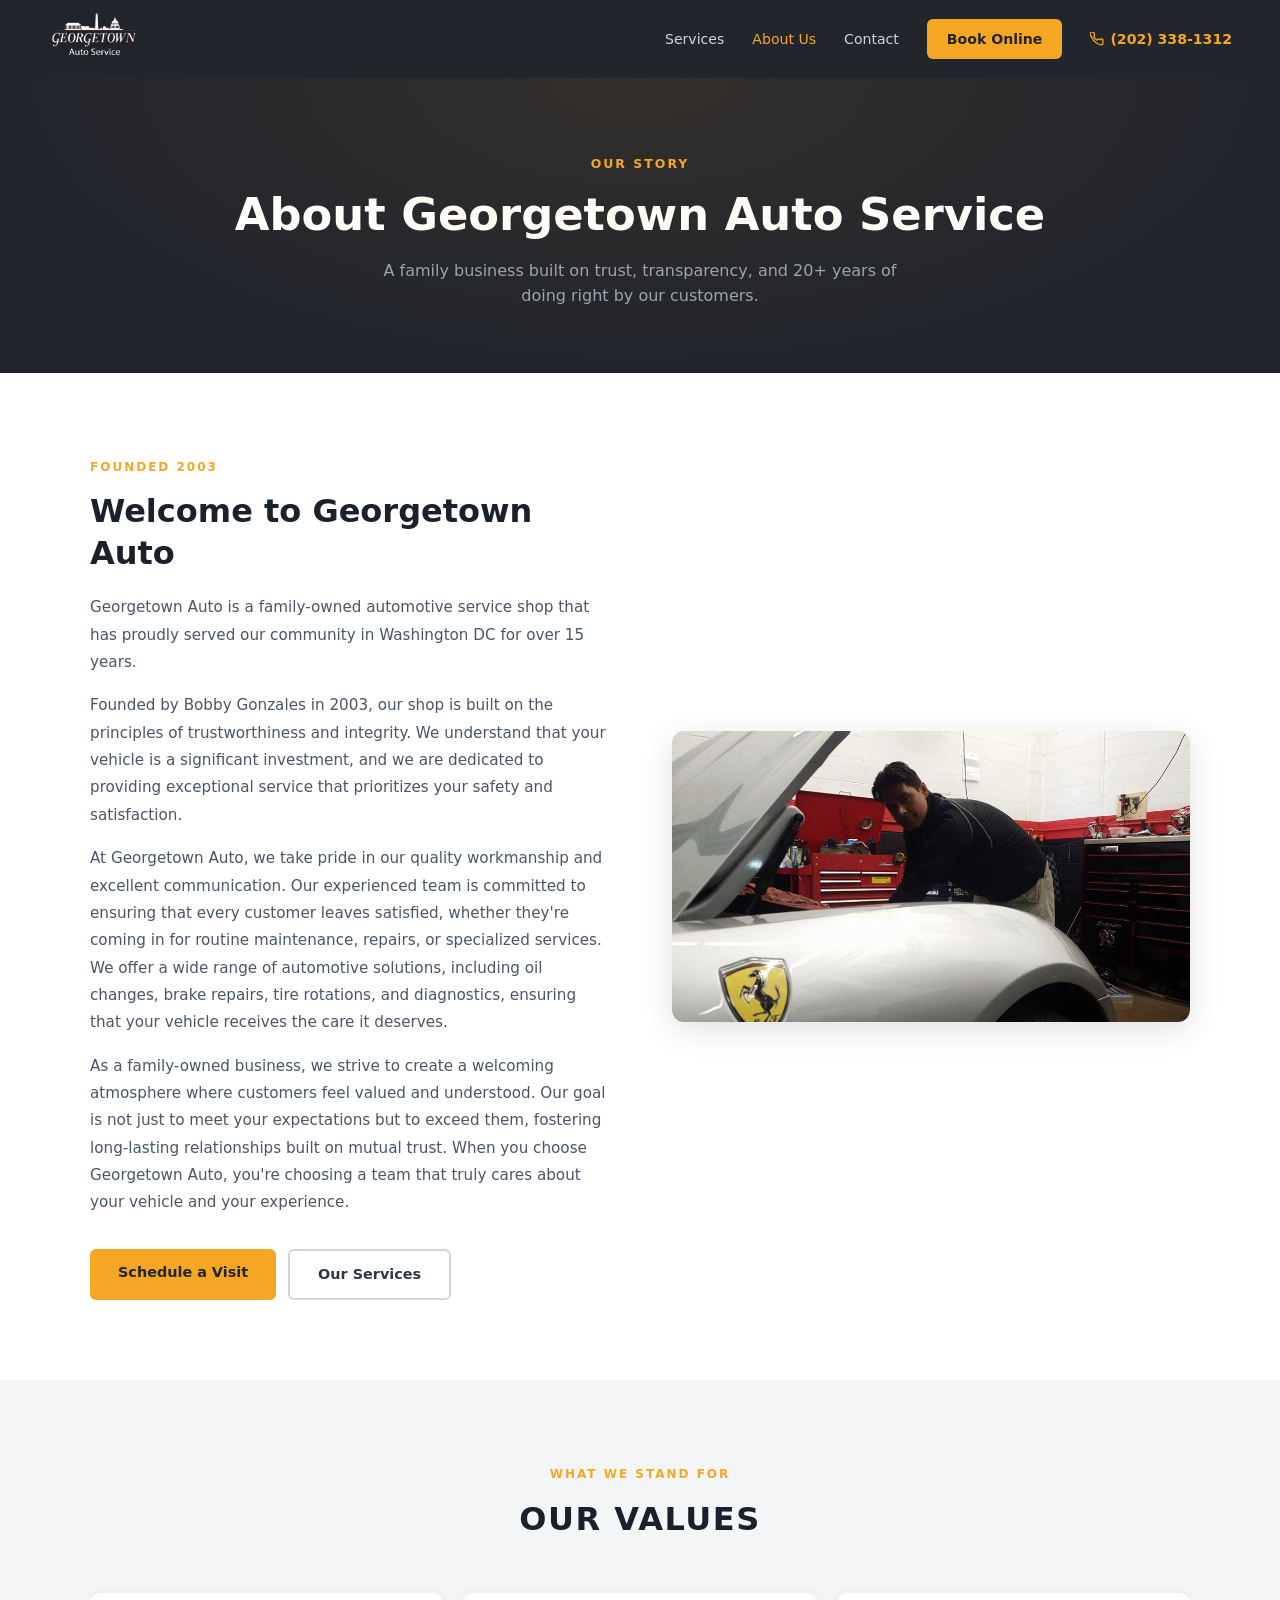
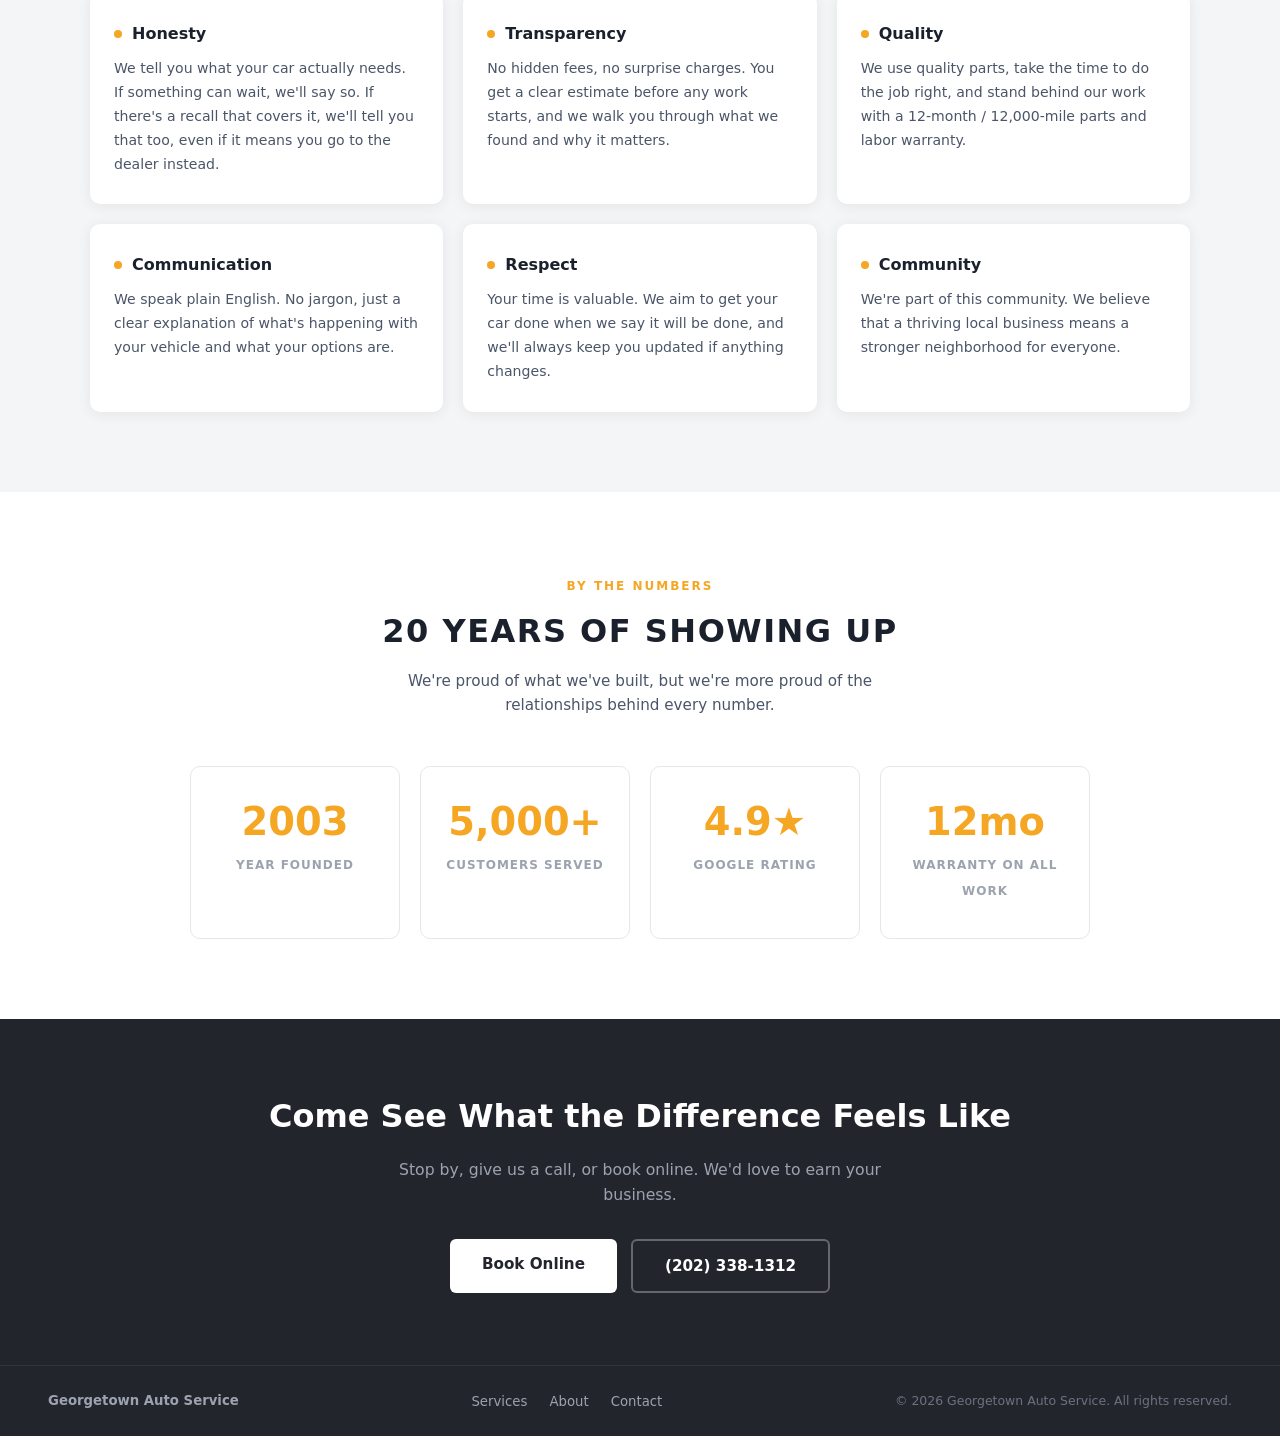
<file: about.html>
<!DOCTYPE html>
<html lang="en">
<head>
  <meta charset="UTF-8">
  <meta name="viewport" content="width=device-width, initial-scale=1.0">
  <title>About Us | Georgetown Auto Service</title>
  <meta name="description" content="Learn about Georgetown Auto Service, a family-owned shop founded on honesty and transparency, serving Washington DC and the Metro area with certified auto repair since 2003.">

  <style>
    :root {
      --dark: #22252c;
      --light-bg: #f4f5f7;
      --accent: #f5a623;
      --accent-hover: #e8961f;
      --white: #ffffff;
      --text-muted: #9ca3af;
      --card-shadow: 0 2px 14px rgba(0,0,0,0.07);
    }

    *, *::before, *::after { box-sizing: border-box; margin: 0; padding: 0; }
    html { scroll-behavior: smooth; }
    body {
      font-family: 'Inter', system-ui, -apple-system, BlinkMacSystemFont, sans-serif;
      background: var(--light-bg);
      color: #2d3748;
      line-height: 1.6;
    }

    /* ===== NAV (identical to index.html) ===== */
    #main-nav {
      position: sticky;
      top: 0;
      z-index: 1000;
      background: var(--dark);
      padding: 2px 48px;
      display: flex;
      align-items: center;
      justify-content: space-between;
      transition: padding 0.3s ease, box-shadow 0.3s ease;
    }
    #main-nav.scrolled {
      padding: 2px 48px;
      box-shadow: 0 4px 20px rgba(0,0,0,0.35);
    }
    .nav-logo {
      display: flex;
      align-items: center;
      text-decoration: none;
    }
    .nav-logo-img {
      height: 74px;
      width: auto;
      display: block;
      background: #22252c;
    }
    .nav-right {
      display: flex;
      align-items: center;
      gap: 28px;
    }
    .nav-links {
      display: flex;
      align-items: center;
      gap: 28px;
      list-style: none;
    }
    .nav-links a {
      color: #cbd5e0;
      text-decoration: none;
      font-size: 0.88rem;
      font-weight: 500;
      transition: color 0.2s;
    }
    .nav-links a:hover, .nav-links a.active { color: var(--white); }
    .nav-links a.active { color: var(--accent); }
    .btn-book {
      background: var(--accent);
      color: var(--dark);
      padding: 9px 20px;
      border-radius: 6px;
      text-decoration: none;
      font-weight: 700;
      font-size: 0.88rem;
      transition: background 0.2s;
      white-space: nowrap;
    }
    .btn-book:hover { background: var(--accent-hover); }
    .nav-phone {
      color: var(--accent);
      text-decoration: none;
      font-weight: 600;
      font-size: 0.88rem;
      display: flex;
      align-items: center;
      gap: 6px;
      white-space: nowrap;
    }
    .nav-phone:hover { color: var(--accent-hover); }

    .hamburger {
      display: none;
      flex-direction: column;
      gap: 5px;
      cursor: pointer;
      background: none;
      border: none;
      padding: 4px;
    }
    .hamburger span {
      display: block;
      width: 24px;
      height: 2px;
      background: var(--white);
      transition: all 0.3s ease;
      border-radius: 2px;
    }
    .hamburger.open span:nth-child(1) { transform: translateY(7px) rotate(45deg); }
    .hamburger.open span:nth-child(2) { opacity: 0; }
    .hamburger.open span:nth-child(3) { transform: translateY(-7px) rotate(-45deg); }

    .mobile-nav {
      display: none;
      flex-direction: column;
      background: var(--dark);
      border-top: 1px solid rgba(255,255,255,0.08);
      padding: 20px 24px;
      gap: 4px;
    }
    .mobile-nav.open { display: flex; }
    .mobile-nav a {
      color: #cbd5e0;
      text-decoration: none;
      font-size: 1rem;
      font-weight: 500;
      padding: 10px 0;
      border-bottom: 1px solid rgba(255,255,255,0.05);
    }
    .mobile-nav a:last-child { border-bottom: none; }
    .mobile-nav a:hover { color: var(--white); }
    .mobile-nav .btn-book { margin-top: 12px; text-align: center; display: block; padding: 12px; }
    .mobile-nav .nav-phone { margin-top: 8px; border-bottom: none; }

    /* ===== PAGE HERO ===== */
    .page-hero {
      background: var(--dark);
      padding: 72px 48px 64px;
      text-align: center;
      position: relative;
      overflow: hidden;
    }
    .page-hero::before {
      content: '';
      position: absolute;
      inset: 0;
      background: radial-gradient(ellipse at center top, rgba(245,166,35,0.08) 0%, transparent 70%);
      pointer-events: none;
    }
    .page-hero .eyebrow {
      display: inline-block;
      color: var(--accent);
      font-size: 0.78rem;
      font-weight: 700;
      letter-spacing: 2px;
      text-transform: uppercase;
      margin-bottom: 14px;
    }
    .page-hero h1 {
      color: var(--white);
      font-size: clamp(2rem, 4vw, 2.8rem);
      font-weight: 800;
      line-height: 1.2;
      margin-bottom: 16px;
    }
    .page-hero p {
      color: #9ca3af;
      font-size: 1rem;
      max-width: 540px;
      margin: 0 auto;
    }

    /* ===== ABOUT STORY ===== */
    .about-story {
      background: var(--white);
      padding: 80px 48px;
    }
    .about-layout {
      display: grid;
      grid-template-columns: 1fr 1fr;
      gap: 64px;
      max-width: 1100px;
      margin: 0 auto;
      align-items: center;
    }
    .about-text .eyebrow {
      display: inline-block;
      color: var(--accent);
      font-size: 0.75rem;
      font-weight: 700;
      letter-spacing: 2px;
      text-transform: uppercase;
      margin-bottom: 14px;
    }
    .about-text h2 {
      font-size: clamp(1.5rem, 2.5vw, 2rem);
      font-weight: 800;
      color: #1a202c;
      line-height: 1.3;
      margin-bottom: 20px;
    }
    .about-text p {
      color: #4a5568;
      font-size: 0.95rem;
      line-height: 1.8;
      margin-bottom: 16px;
    }
    .about-text p:last-of-type { margin-bottom: 0; }
    .about-actions {
      display: flex;
      gap: 12px;
      flex-wrap: wrap;
      margin-top: 32px;
    }
    .btn-primary {
      background: var(--accent);
      color: var(--dark);
      padding: 12px 28px;
      border-radius: 6px;
      text-decoration: none;
      font-weight: 700;
      font-size: 0.9rem;
      transition: background 0.2s;
    }
    .btn-primary:hover { background: var(--accent-hover); }
    .btn-outline {
      background: transparent;
      color: #2d3748;
      padding: 12px 28px;
      border-radius: 6px;
      text-decoration: none;
      font-weight: 700;
      font-size: 0.9rem;
      border: 2px solid #d1d5db;
      transition: border-color 0.2s, color 0.2s;
    }
    .btn-outline:hover { border-color: var(--accent); color: var(--accent); }

    .about-media {
      border-radius: 12px;
      overflow: hidden;
      box-shadow: 0 8px 32px rgba(0,0,0,0.12);
    }
    .about-media img {
      width: 100%;
      height: 100%;
      object-fit: cover;
      display: block;
    }

    /* ===== VALUES ===== */
    .values-section {
      background: var(--light-bg);
      padding: 80px 48px;
    }
    .section-header {
      text-align: center;
      margin-bottom: 48px;
    }
    .section-header .eyebrow {
      display: inline-block;
      color: var(--accent);
      font-size: 0.75rem;
      font-weight: 700;
      letter-spacing: 2px;
      text-transform: uppercase;
      margin-bottom: 10px;
    }
    .section-header h2 {
      font-size: clamp(1.6rem, 2.5vw, 2rem);
      font-weight: 800;
      text-transform: uppercase;
      letter-spacing: 1.5px;
      color: #1a202c;
      margin-bottom: 12px;
    }
    .section-header p {
      color: #4a5568;
      font-size: 0.95rem;
      max-width: 540px;
      margin: 0 auto;
    }
    .values-grid {
      display: grid;
      grid-template-columns: repeat(3, 1fr);
      gap: 20px;
      max-width: 1100px;
      margin: 0 auto;
    }
    .value-card {
      background: var(--white);
      border-radius: 10px;
      padding: 28px 24px;
      box-shadow: var(--card-shadow);
    }
    .value-card h4 {
      font-size: 1rem;
      font-weight: 700;
      color: #1a202c;
      margin-bottom: 10px;
      display: flex;
      align-items: center;
      gap: 10px;
    }
    .value-card h4::before {
      content: '';
      display: inline-block;
      width: 8px;
      height: 8px;
      min-width: 8px;
      border-radius: 50%;
      background: var(--accent);
    }
    .value-card p {
      font-size: 0.88rem;
      color: #4a5568;
      line-height: 1.7;
    }

    /* ===== STATS ===== */
    .stats-section {
      background: var(--white);
      padding: 80px 48px;
    }
    .stats-grid {
      display: grid;
      grid-template-columns: repeat(4, 1fr);
      gap: 20px;
      max-width: 900px;
      margin: 0 auto;
      text-align: center;
    }
    .stat-card {
      border: 1px solid #e5e7eb;
      border-radius: 10px;
      padding: 36px 20px;
    }
    .stat-number {
      font-size: 2.4rem;
      font-weight: 800;
      color: var(--accent);
      display: block;
      line-height: 1;
      margin-bottom: 10px;
    }
    .stat-label {
      font-size: 0.75rem;
      color: var(--text-muted);
      text-transform: uppercase;
      letter-spacing: 1px;
      font-weight: 600;
    }

    /* ===== CTA BANNER ===== */
    .cta-banner {
      background: var(--dark);
      padding: 72px 48px;
      text-align: center;
    }
    .cta-banner h2 {
      color: var(--white);
      font-size: clamp(1.5rem, 2.5vw, 2rem);
      font-weight: 800;
      margin-bottom: 14px;
    }
    .cta-banner p {
      color: var(--text-muted);
      font-size: 0.98rem;
      margin-bottom: 32px;
      max-width: 500px;
      margin-left: auto;
      margin-right: auto;
    }
    .cta-actions {
      display: flex;
      gap: 14px;
      justify-content: center;
      flex-wrap: wrap;
    }
    .btn-white {
      background: var(--white);
      color: var(--dark);
      padding: 13px 32px;
      border-radius: 6px;
      text-decoration: none;
      font-weight: 700;
      font-size: 0.95rem;
      transition: background 0.2s;
    }
    .btn-white:hover { background: #f0f0f0; }
    .btn-outline-white {
      background: transparent;
      color: var(--white);
      padding: 13px 32px;
      border-radius: 6px;
      text-decoration: none;
      font-weight: 700;
      font-size: 0.95rem;
      border: 2px solid rgba(255,255,255,0.3);
      transition: border-color 0.2s;
    }
    .btn-outline-white:hover { border-color: var(--white); }

    /* ===== FOOTER BAR (matches index.html) ===== */
    .footer-bar {
      background: var(--dark);
      border-top: 1px solid rgba(255,255,255,0.07);
      padding: 22px 48px;
      display: flex;
      align-items: center;
      justify-content: space-between;
      flex-wrap: wrap;
      gap: 16px;
    }
    .footer-logo-text {
      color: #9ca3af;
      font-size: 0.83rem;
      font-weight: 600;
    }
    .footer-links {
      display: flex;
      gap: 22px;
      list-style: none;
    }
    .footer-links a {
      color: #9ca3af;
      text-decoration: none;
      font-size: 0.83rem;
      transition: color 0.2s;
    }
    .footer-links a:hover { color: var(--white); }
    .footer-copy {
      color: #6b7280;
      font-size: 0.78rem;
    }

    /* ===== RESPONSIVE ===== */
    @media (max-width: 768px) {
      #main-nav { padding: 14px 20px; }
      #main-nav.scrolled { padding: 10px 20px; }
      .nav-right { display: none; }
      .hamburger { display: flex; }

      .page-hero { padding: 56px 24px 48px; }

      .about-story { padding: 56px 24px; }
      .about-layout { grid-template-columns: 1fr; gap: 36px; }

      .values-section { padding: 56px 24px; }
      .values-grid { grid-template-columns: 1fr; }

      .stats-section { padding: 56px 24px; }
      .stats-grid { grid-template-columns: repeat(2, 1fr); }

      .cta-banner { padding: 56px 24px; }

      .footer-bar {
        padding: 20px;
        flex-direction: column;
        align-items: center;
        text-align: center;
      }
      .footer-links { flex-wrap: wrap; justify-content: center; }
    }
  </style>
</head>
<body>

<!-- ===== NAV ===== -->
<nav id="main-nav">
  <a href="index.html" class="nav-logo">
    <img src="logo.png" alt="Georgetown Auto Service" class="nav-logo-img">
  </a>

  <div class="nav-right">
    <ul class="nav-links">
      <li><a href="index.html#services">Services</a></li>
      <li><a href="about.html" class="active">About Us</a></li>
      <li><a href="index.html#contact">Contact</a></li>
    </ul>
    <a href="https://calendly.com" target="_blank" rel="noopener" class="btn-book">Book Online</a>
    <a href="tel:+12023381312" class="nav-phone">
      <svg width="14" height="14" viewBox="0 0 24 24" fill="none" stroke="currentColor" stroke-width="2.2" stroke-linecap="round" stroke-linejoin="round" aria-hidden="true">
        <path d="M22 16.92v3a2 2 0 01-2.18 2 19.79 19.79 0 01-8.63-3.07A19.5 19.5 0 013.07 9.81 19.79 19.79 0 01.01 1.18 2 2 0 012 0h3a2 2 0 012 1.72c.127.96.361 1.903.7 2.81a2 2 0 01-.45 2.11L6.09 7.91a16 16 0 006 6l1.27-1.27a2 2 0 012.11-.45c.907.339 1.85.573 2.81.7A2 2 0 0122 14.92z"/>
      </svg>
      (202) 338-1312
    </a>
  </div>

  <button class="hamburger" id="hamburger-btn" aria-label="Toggle navigation menu">
    <span></span><span></span><span></span>
  </button>
</nav>

<div class="mobile-nav" id="mobile-nav">
  <a href="index.html#services">Services</a>
  <a href="about.html">About Us</a>
  <a href="index.html#contact">Contact</a>
  <a href="https://calendly.com" target="_blank" rel="noopener" class="btn-book">Book Online</a>
  <a href="tel:+12023381312" class="nav-phone">
    <svg width="14" height="14" viewBox="0 0 24 24" fill="none" stroke="currentColor" stroke-width="2.2" stroke-linecap="round" stroke-linejoin="round" aria-hidden="true">
      <path d="M22 16.92v3a2 2 0 01-2.18 2 19.79 19.79 0 01-8.63-3.07A19.5 19.5 0 013.07 9.81 19.79 19.79 0 01.01 1.18 2 2 0 012 0h3a2 2 0 012 1.72c.127.96.361 1.903.7 2.81a2 2 0 01-.45 2.11L6.09 7.91a16 16 0 006 6l1.27-1.27a2 2 0 012.11-.45c.907.339 1.85.573 2.81.7A2 2 0 0122 14.92z"/>
    </svg>
    (202) 338-1312
  </a>
</div>

<!-- ===== PAGE HERO ===== -->
<header class="page-hero">
  <span class="eyebrow">Our Story</span>
  <h1>About Georgetown Auto Service</h1>
  <p>A family business built on trust, transparency, and 20+ years of doing right by our customers.</p>
</header>

<!-- ===== ABOUT STORY ===== -->
<section class="about-story">
  <div class="about-layout">
    <div class="about-text">
      <span class="eyebrow">Founded 2003</span>
      <h2>Welcome to Georgetown Auto</h2>
      <p>Georgetown Auto is a family-owned automotive service shop that has proudly served our community in Washington DC for over 15 years.</p>
      <p>Founded by Bobby Gonzales in 2003, our shop is built on the principles of trustworthiness and integrity. We understand that your vehicle is a significant investment, and we are dedicated to providing exceptional service that prioritizes your safety and satisfaction.</p>
      <p>At Georgetown Auto, we take pride in our quality workmanship and excellent communication. Our experienced team is committed to ensuring that every customer leaves satisfied, whether they're coming in for routine maintenance, repairs, or specialized services. We offer a wide range of automotive solutions, including oil changes, brake repairs, tire rotations, and diagnostics, ensuring that your vehicle receives the care it deserves.</p>
      <p>As a family-owned business, we strive to create a welcoming atmosphere where customers feel valued and understood. Our goal is not just to meet your expectations but to exceed them, fostering long-lasting relationships built on mutual trust. When you choose Georgetown Auto, you're choosing a team that truly cares about your vehicle and your experience.</p>
      <div class="about-actions">
        <a href="https://calendly.com" target="_blank" rel="noopener" class="btn-primary">Schedule a Visit</a>
        <a href="index.html#services" class="btn-outline">Our Services</a>
      </div>
    </div>

    <div class="about-media">
      <img src="bobby.jpg" alt="Bobby Gonzales, founder of Georgetown Auto Service, working on a vehicle">
    </div>
  </div>
</section>

<!-- ===== VALUES ===== -->
<section class="values-section">
  <div class="section-header">
    <span class="eyebrow">What We Stand For</span>
    <h2>Our Values</h2>
  </div>
  <div class="values-grid">
    <div class="value-card">
      <h4>Honesty</h4>
      <p>We tell you what your car actually needs. If something can wait, we'll say so. If there's a recall that covers it, we'll tell you that too, even if it means you go to the dealer instead.</p>
    </div>
    <div class="value-card">
      <h4>Transparency</h4>
      <p>No hidden fees, no surprise charges. You get a clear estimate before any work starts, and we walk you through what we found and why it matters.</p>
    </div>
    <div class="value-card">
      <h4>Quality</h4>
      <p>We use quality parts, take the time to do the job right, and stand behind our work with a 12-month / 12,000-mile parts and labor warranty.</p>
    </div>
    <div class="value-card">
      <h4>Communication</h4>
      <p>We speak plain English. No jargon, just a clear explanation of what's happening with your vehicle and what your options are.</p>
    </div>
    <div class="value-card">
      <h4>Respect</h4>
      <p>Your time is valuable. We aim to get your car done when we say it will be done, and we'll always keep you updated if anything changes.</p>
    </div>
    <div class="value-card">
      <h4>Community</h4>
      <p>We're part of this community. We believe that a thriving local business means a stronger neighborhood for everyone.</p>
    </div>
  </div>
</section>

<!-- ===== STATS ===== -->
<section class="stats-section">
  <div class="section-header">
    <span class="eyebrow">By the Numbers</span>
    <h2>20 Years of Showing Up</h2>
    <p>We're proud of what we've built, but we're more proud of the relationships behind every number.</p>
  </div>
  <div class="stats-grid">
    <div class="stat-card">
      <span class="stat-number">2003</span>
      <span class="stat-label">Year Founded</span>
    </div>
    <div class="stat-card">
      <span class="stat-number">5,000+</span>
      <span class="stat-label">Customers Served</span>
    </div>
    <div class="stat-card">
      <span class="stat-number">4.9★</span>
      <span class="stat-label">Google Rating</span>
    </div>
    <div class="stat-card">
      <span class="stat-number">12mo</span>
      <span class="stat-label">Warranty on All Work</span>
    </div>
  </div>
</section>

<!-- ===== CTA BANNER ===== -->
<section class="cta-banner">
  <h2>Come See What the Difference Feels Like</h2>
  <p>Stop by, give us a call, or book online. We'd love to earn your business.</p>
  <div class="cta-actions">
    <a href="https://calendly.com" target="_blank" rel="noopener" class="btn-white">Book Online</a>
    <a href="tel:+12023381312" class="btn-outline-white">(202) 338-1312</a>
  </div>
</section>

<!-- ===== FOOTER BAR ===== -->
<div class="footer-bar">
  <span class="footer-logo-text">Georgetown Auto Service</span>
  <ul class="footer-links">
    <li><a href="index.html#services">Services</a></li>
    <li><a href="about.html">About</a></li>
    <li><a href="index.html#contact">Contact</a></li>
  </ul>
  <span class="footer-copy">&copy; 2026 Georgetown Auto Service. All rights reserved.</span>
</div>

<script>
  const mainNav = document.getElementById('main-nav');
  window.addEventListener('scroll', () => {
    mainNav.classList.toggle('scrolled', window.scrollY > 60);
  }, { passive: true });

  const hamburgerBtn = document.getElementById('hamburger-btn');
  const mobileNav    = document.getElementById('mobile-nav');
  hamburgerBtn.addEventListener('click', () => {
    const isOpen = mobileNav.classList.toggle('open');
    hamburgerBtn.classList.toggle('open', isOpen);
    hamburgerBtn.setAttribute('aria-expanded', isOpen);
  });
  mobileNav.querySelectorAll('a').forEach(link => {
    link.addEventListener('click', () => {
      mobileNav.classList.remove('open');
      hamburgerBtn.classList.remove('open');
      hamburgerBtn.setAttribute('aria-expanded', 'false');
    });
  });
</script>
</body>
</html>
</file>
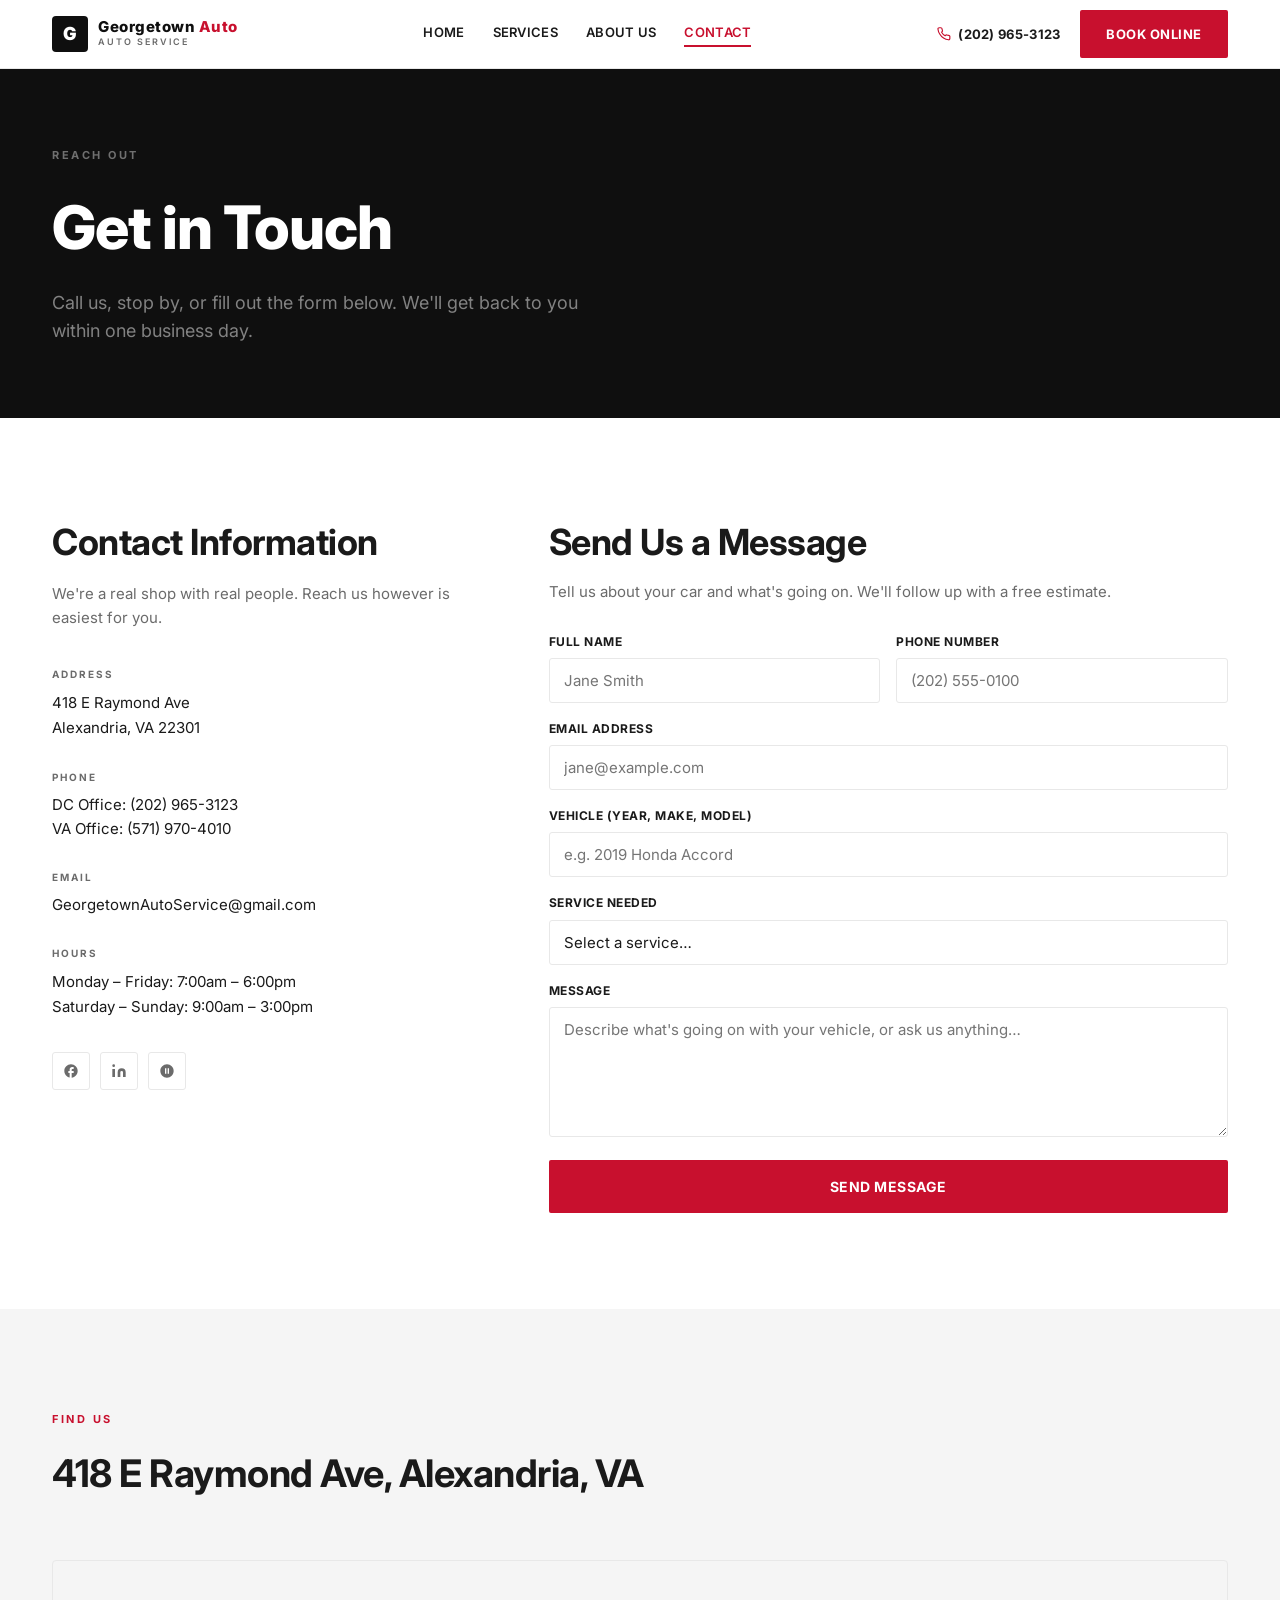
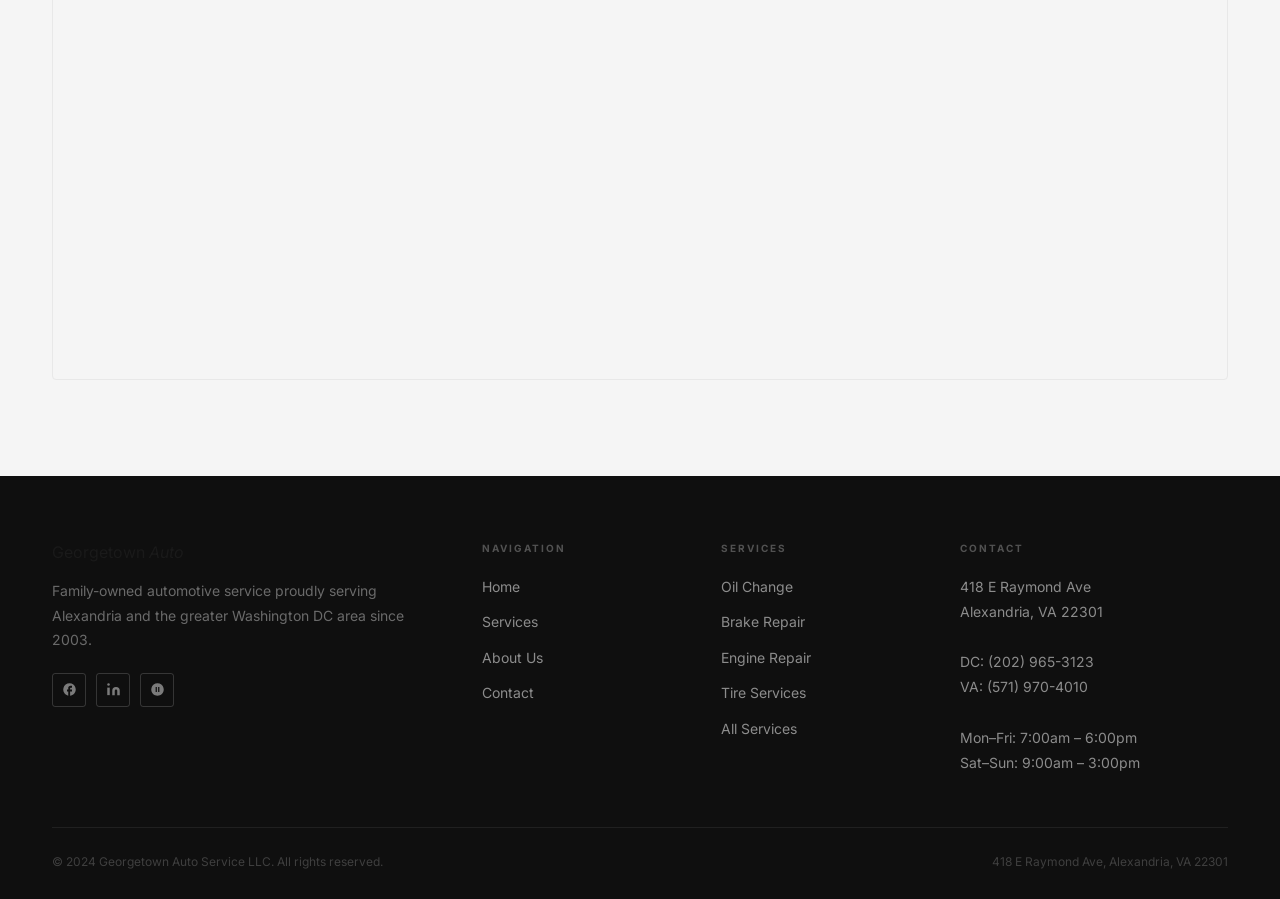
<file: contact.html>
<!DOCTYPE html>
<html lang="en">
<head>
  <meta charset="UTF-8" />
  <meta name="viewport" content="width=device-width, initial-scale=1.0" />
  <meta name="description" content="Contact Georgetown Auto Service in Alexandria, VA. Call (202) 965-3123 or fill out our form for a free estimate. Open Mon–Fri 7am–6pm, Sat–Sun 9am–3pm." />
  <title>Contact | Georgetown Auto Service</title>
  <link rel="preconnect" href="https://fonts.googleapis.com" />
  <link rel="preconnect" href="https://fonts.gstatic.com" crossorigin />
  <link href="https://fonts.googleapis.com/css2?family=Inter:wght@400;500;600;700;800&display=swap" rel="stylesheet" />
  <link rel="stylesheet" href="styles.css" />
</head>
<body>

<!-- NAV -->
<nav class="navbar">
  <div class="container">
    <div class="nav-inner">
      <a href="index.html" class="nav-logo">
        <div class="logo-mark">G</div>
        <div class="logo-text-wrap">
          <div class="logo-name">Georgetown <em>Auto</em></div>
          <div class="logo-sub">Auto Service</div>
        </div>
      </a>
      <div class="nav-links">
        <a href="index.html">Home</a>
        <a href="services.html">Services</a>
        <a href="about.html">About Us</a>
        <a href="contact.html" class="active">Contact</a>
      </div>
      <div class="nav-right">
        <a href="tel:2029653123" class="nav-phone">
          <svg viewBox="0 0 24 24"><path d="M22 16.92v3a2 2 0 0 1-2.18 2 19.79 19.79 0 0 1-8.63-3.07A19.5 19.5 0 0 1 4.69 12a19.79 19.79 0 0 1-3.07-8.67A2 2 0 0 1 3.6 1.27h3a2 2 0 0 1 2 1.72c.127.96.361 1.903.7 2.81a2 2 0 0 1-.45 2.11L7.91 8.91a16 16 0 0 0 6.08 6.08l.91-.91a2 2 0 0 1 2.11-.45c.907.339 1.85.573 2.81.7A2 2 0 0 1 22 16.92z"/></svg>
          (202) 965-3123
        </a>
        <a href="contact.html" class="btn btn-primary nav-cta-btn">Book Online</a>
      </div>
      <button class="hamburger" id="hamburger" aria-label="Open menu">
        <span></span><span></span><span></span>
      </button>
    </div>
  </div>
</nav>

<div class="mobile-nav" id="mobile-nav">
  <a href="index.html">Home</a>
  <a href="services.html">Services</a>
  <a href="about.html">About Us</a>
  <a href="contact.html">Contact</a>
  <a href="contact.html" class="btn btn-primary">Schedule Service</a>
</div>

<!-- PAGE HEADER -->
<header class="page-header">
  <div class="container">
    <span class="eyebrow" style="color:rgba(255,255,255,0.4)">Reach Out</span>
    <h1>Get in Touch</h1>
    <p>Call us, stop by, or fill out the form below. We'll get back to you within one business day.</p>
  </div>
</header>

<!-- CONTACT SECTION -->
<section class="contact-section">
  <div class="container">
    <div class="contact-layout">

      <!-- INFO -->
      <div class="contact-info">
        <h2>Contact Information</h2>
        <p>We're a real shop with real people. Reach us however is easiest for you.</p>

        <div class="info-block">
          <h4>Address</h4>
          <p>418 E Raymond Ave<br />Alexandria, VA 22301</p>
        </div>

        <div class="info-block">
          <h4>Phone</h4>
          <a href="tel:2029653123">DC Office: (202) 965-3123</a>
          <a href="tel:5719704010">VA Office: (571) 970-4010</a>
        </div>

        <div class="info-block">
          <h4>Email</h4>
          <a href="mailto:GeorgetownAutoService@gmail.com">GeorgetownAutoService@gmail.com</a>
        </div>

        <div class="info-block">
          <h4>Hours</h4>
          <p>
            Monday – Friday: 7:00am – 6:00pm<br />
            Saturday – Sunday: 9:00am – 3:00pm
          </p>
        </div>

        <div class="contact-social">
          <a href="https://www.facebook.com" aria-label="Facebook" target="_blank" rel="noopener">
            <svg viewBox="0 0 24 24"><path d="M22 12c0-5.52-4.48-10-10-10S2 6.48 2 12c0 4.84 3.44 8.87 8 9.8V15H8v-3h2V9.5C10 7.57 11.57 6 13.5 6H16v3h-2c-.55 0-1 .45-1 1v2h3v3h-3v6.95c5.05-.5 9-4.76 9-9.95z"/></svg>
          </a>
          <a href="https://www.instagram.com" aria-label="Instagram" target="_blank" rel="noopener">
            <svg viewBox="0 0 24 24"><path d="M16 8a6 6 0 0 1 6 6v7h-4v-7a2 2 0 0 0-2-2 2 2 0 0 0-2 2v7h-4v-7a6 6 0 0 1 6-6z"/><rect x="2" y="9" width="4" height="12"/><circle cx="4" cy="4" r="2"/></svg>
          </a>
          <a href="https://www.yelp.com" aria-label="Yelp" target="_blank" rel="noopener">
            <svg viewBox="0 0 24 24"><path d="M12 2C6.48 2 2 6.48 2 12s4.48 10 10 10 10-4.48 10-10S17.52 2 12 2zm-1 14H9V8h2v8zm4 0h-2V8h2v8z"/></svg>
          </a>
        </div>
      </div>

      <!-- FORM -->
      <div class="form-wrap">
        <h2>Send Us a Message</h2>
        <p>Tell us about your car and what's going on. We'll follow up with a free estimate.</p>

        <!--
          To enable form submissions, sign up at formspree.io (free),
          create a form, and replace the action="#" below with:
          action="https://formspree.io/f/YOUR_FORM_ID"
          Then remove the e.preventDefault() call in script.js.
        -->
        <form id="contact-form" action="#" method="POST" novalidate>
          <div class="form-row">
            <div class="form-group">
              <label for="name">Full Name</label>
              <input type="text" id="name" name="name" placeholder="Jane Smith" required />
            </div>
            <div class="form-group">
              <label for="phone">Phone Number</label>
              <input type="tel" id="phone" name="phone" placeholder="(202) 555-0100" />
            </div>
          </div>

          <div class="form-group">
            <label for="email">Email Address</label>
            <input type="email" id="email" name="email" placeholder="jane@example.com" required />
          </div>

          <div class="form-group">
            <label for="vehicle">Vehicle (Year, Make, Model)</label>
            <input type="text" id="vehicle" name="vehicle" placeholder="e.g. 2019 Honda Accord" />
          </div>

          <div class="form-group">
            <label for="service">Service Needed</label>
            <select id="service" name="service">
              <option value="" disabled selected>Select a service…</option>
              <option>Oil Change &amp; Lube</option>
              <option>Brake Repair</option>
              <option>Engine Diagnostics &amp; Repair</option>
              <option>Tire Services</option>
              <option>Transmission Service</option>
              <option>A/C &amp; Heating</option>
              <option>Suspension &amp; Steering</option>
              <option>Battery &amp; Electrical</option>
              <option>Pre-Purchase Inspection</option>
              <option>State Inspection &amp; Emissions</option>
              <option>Wheel Alignment</option>
              <option>Exhaust &amp; Muffler</option>
              <option>Not Sure / Other</option>
            </select>
          </div>

          <div class="form-group">
            <label for="message">Message</label>
            <textarea id="message" name="message" placeholder="Describe what's going on with your vehicle, or ask us anything…"></textarea>
          </div>

          <button type="submit" class="btn btn-primary btn-lg" style="width:100%;">Send Message</button>
        </form>

        <div id="form-success" class="form-success">
          Thanks for reaching out! We'll get back to you within one business day.
        </div>
      </div>

    </div>
  </div>
</section>

<!-- MAP -->
<section class="map-section section--light">
  <div class="container">
    <div class="section-header">
      <span class="eyebrow">Find Us</span>
      <h2>418 E Raymond Ave, Alexandria, VA</h2>
    </div>
    <div class="map-wrap">
      <iframe
        src="https://maps.google.com/maps?q=418+E+Raymond+Ave,+Alexandria,+VA+22301&output=embed"
        title="Georgetown Auto Service location"
        allowfullscreen
        loading="lazy"
        referrerpolicy="no-referrer-when-downgrade"
      ></iframe>
    </div>
  </div>
</section>

<!-- FOOTER -->
<footer class="footer">
  <div class="container">
    <div class="footer-top">
      <div class="footer-brand">
        <span class="logo-text">Georgetown <em>Auto</em></span>
        <p>Family-owned automotive service proudly serving Alexandria and the greater Washington DC area since 2003.</p>
        <div class="footer-social">
          <a href="https://www.facebook.com" aria-label="Facebook" target="_blank" rel="noopener">
            <svg viewBox="0 0 24 24"><path d="M22 12c0-5.52-4.48-10-10-10S2 6.48 2 12c0 4.84 3.44 8.87 8 9.8V15H8v-3h2V9.5C10 7.57 11.57 6 13.5 6H16v3h-2c-.55 0-1 .45-1 1v2h3v3h-3v6.95c5.05-.5 9-4.76 9-9.95z"/></svg>
          </a>
          <a href="https://www.instagram.com" aria-label="Instagram" target="_blank" rel="noopener">
            <svg viewBox="0 0 24 24"><path d="M16 8a6 6 0 0 1 6 6v7h-4v-7a2 2 0 0 0-2-2 2 2 0 0 0-2 2v7h-4v-7a6 6 0 0 1 6-6z"/><rect x="2" y="9" width="4" height="12"/><circle cx="4" cy="4" r="2"/></svg>
          </a>
          <a href="https://www.yelp.com" aria-label="Yelp" target="_blank" rel="noopener">
            <svg viewBox="0 0 24 24"><path d="M12 2C6.48 2 2 6.48 2 12s4.48 10 10 10 10-4.48 10-10S17.52 2 12 2zm-1 14H9V8h2v8zm4 0h-2V8h2v8z"/></svg>
          </a>
        </div>
      </div>
      <div class="footer-col">
        <h5>Navigation</h5>
        <ul>
          <li><a href="index.html">Home</a></li>
          <li><a href="services.html">Services</a></li>
          <li><a href="about.html">About Us</a></li>
          <li><a href="contact.html">Contact</a></li>
        </ul>
      </div>
      <div class="footer-col">
        <h5>Services</h5>
        <ul>
          <li><a href="services.html">Oil Change</a></li>
          <li><a href="services.html">Brake Repair</a></li>
          <li><a href="services.html">Engine Repair</a></li>
          <li><a href="services.html">Tire Services</a></li>
          <li><a href="services.html">All Services</a></li>
        </ul>
      </div>
      <div class="footer-col">
        <h5>Contact</h5>
        <p>
          418 E Raymond Ave<br />
          Alexandria, VA 22301<br /><br />
          <a href="tel:2029653123">DC: (202) 965-3123</a><br />
          <a href="tel:5719704010">VA: (571) 970-4010</a><br /><br />
          Mon–Fri: 7:00am – 6:00pm<br />
          Sat–Sun: 9:00am – 3:00pm
        </p>
      </div>
    </div>
    <div class="footer-bottom">
      <p>© 2024 Georgetown Auto Service LLC. All rights reserved.</p>
      <p>418 E Raymond Ave, Alexandria, VA 22301</p>
    </div>
  </div>
</footer>

<script src="script.js"></script>
</body>
</html>
</file>
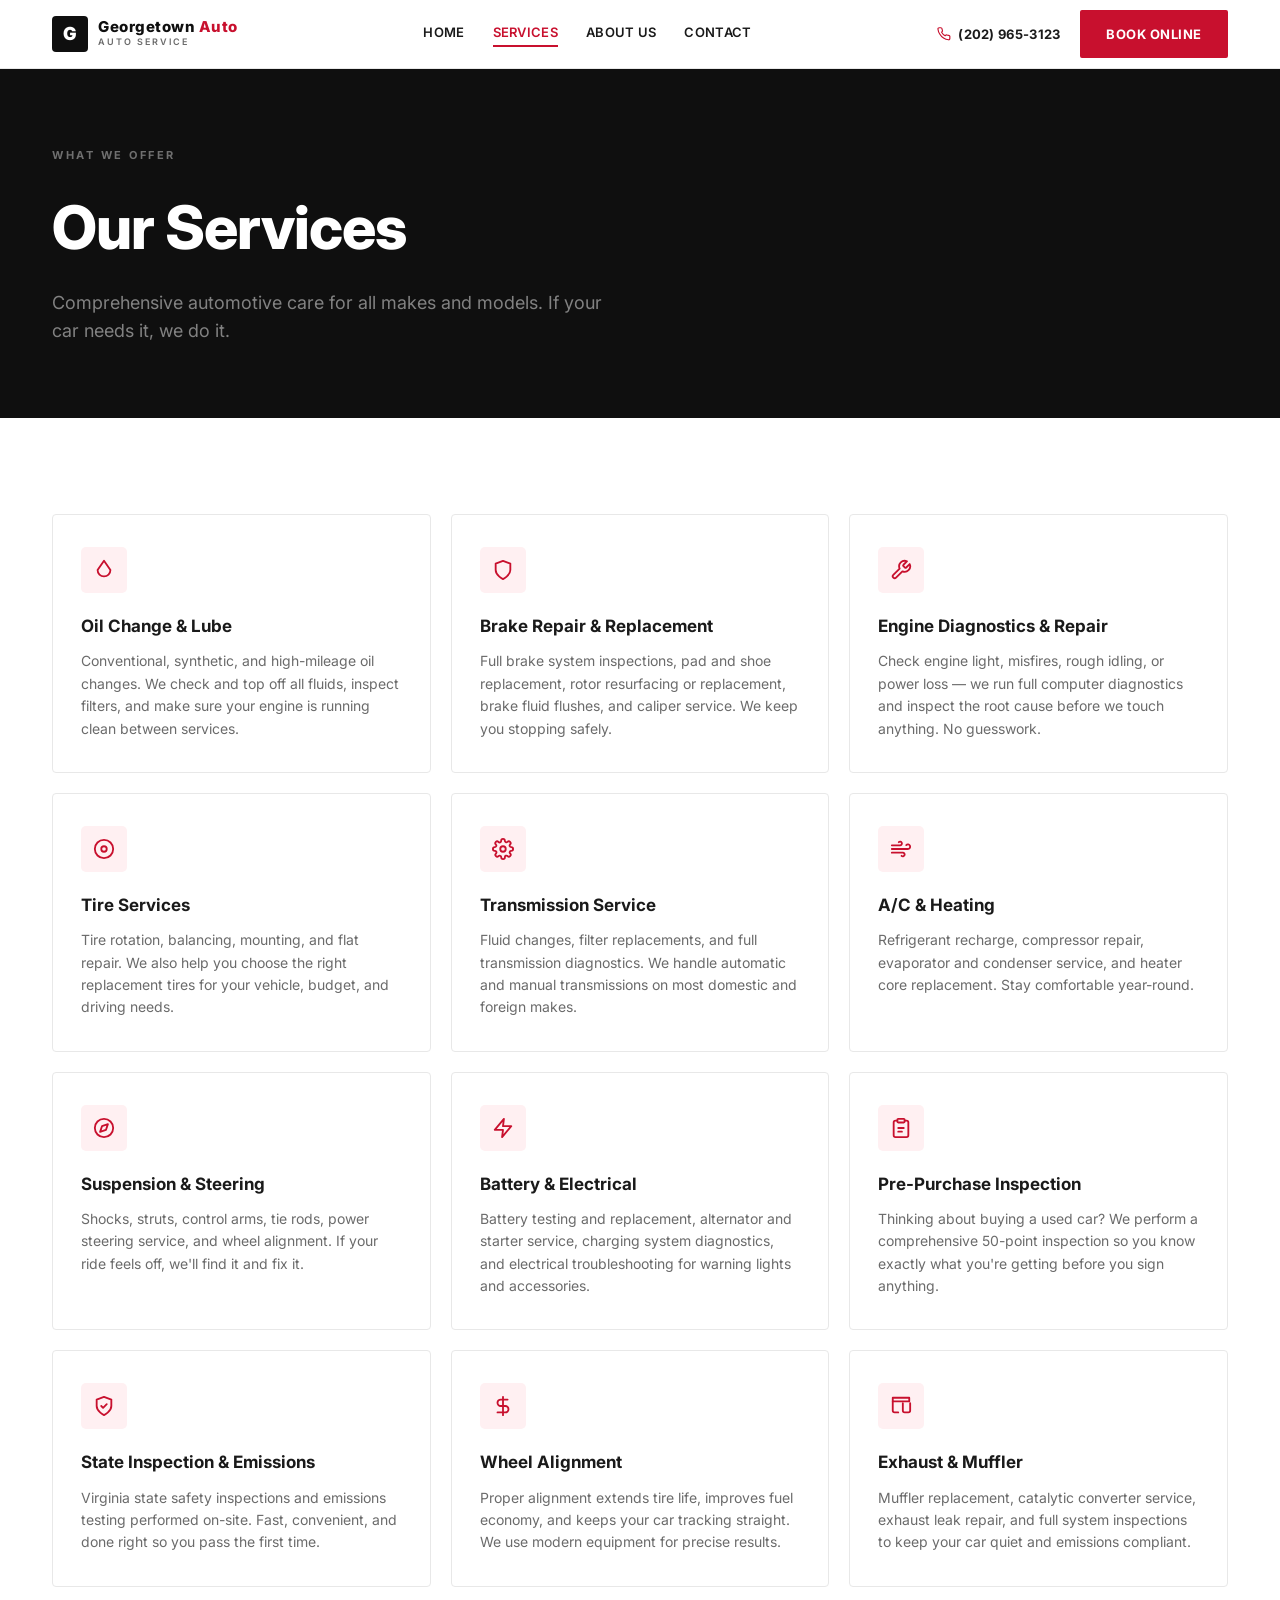
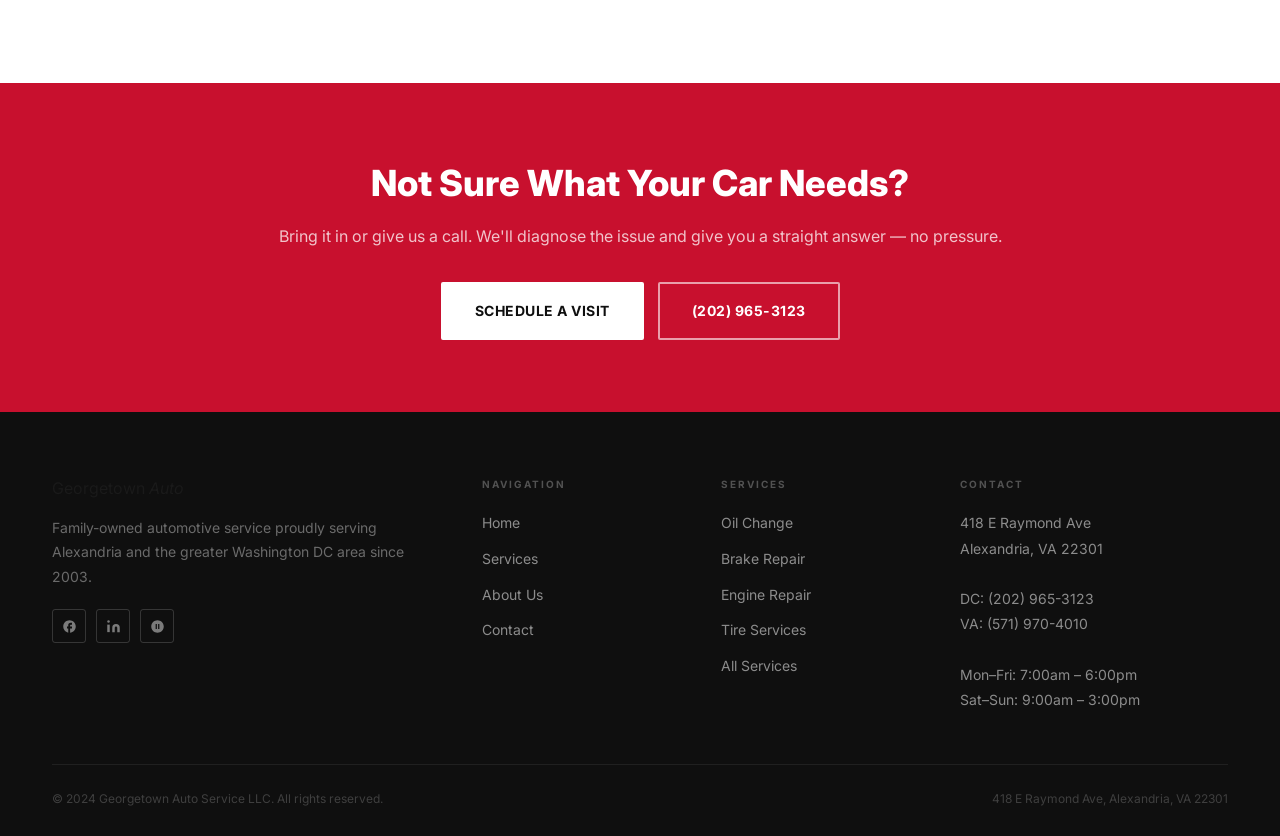
<file: services.html>
<!DOCTYPE html>
<html lang="en">
<head>
  <meta charset="UTF-8" />
  <meta name="viewport" content="width=device-width, initial-scale=1.0" />
  <meta name="description" content="Georgetown Auto Service offers oil changes, brake repair, engine diagnostics, tire services, A/C repair, and more in Alexandria, VA and Washington DC." />
  <title>Services | Georgetown Auto Service</title>
  <link rel="preconnect" href="https://fonts.googleapis.com" />
  <link rel="preconnect" href="https://fonts.gstatic.com" crossorigin />
  <link href="https://fonts.googleapis.com/css2?family=Inter:wght@400;500;600;700;800&display=swap" rel="stylesheet" />
  <link rel="stylesheet" href="styles.css" />
</head>
<body>

<!-- NAV -->
<nav class="navbar">
  <div class="container">
    <div class="nav-inner">
      <a href="index.html" class="nav-logo">
        <div class="logo-mark">G</div>
        <div class="logo-text-wrap">
          <div class="logo-name">Georgetown <em>Auto</em></div>
          <div class="logo-sub">Auto Service</div>
        </div>
      </a>
      <div class="nav-links">
        <a href="index.html">Home</a>
        <a href="services.html" class="active">Services</a>
        <a href="about.html">About Us</a>
        <a href="contact.html">Contact</a>
      </div>
      <div class="nav-right">
        <a href="tel:2029653123" class="nav-phone">
          <svg viewBox="0 0 24 24"><path d="M22 16.92v3a2 2 0 0 1-2.18 2 19.79 19.79 0 0 1-8.63-3.07A19.5 19.5 0 0 1 4.69 12a19.79 19.79 0 0 1-3.07-8.67A2 2 0 0 1 3.6 1.27h3a2 2 0 0 1 2 1.72c.127.96.361 1.903.7 2.81a2 2 0 0 1-.45 2.11L7.91 8.91a16 16 0 0 0 6.08 6.08l.91-.91a2 2 0 0 1 2.11-.45c.907.339 1.85.573 2.81.7A2 2 0 0 1 22 16.92z"/></svg>
          (202) 965-3123
        </a>
        <a href="contact.html" class="btn btn-primary nav-cta-btn">Book Online</a>
      </div>
      <button class="hamburger" id="hamburger" aria-label="Open menu">
        <span></span><span></span><span></span>
      </button>
    </div>
  </div>
</nav>

<div class="mobile-nav" id="mobile-nav">
  <a href="index.html">Home</a>
  <a href="services.html">Services</a>
  <a href="about.html">About Us</a>
  <a href="contact.html">Contact</a>
  <a href="contact.html" class="btn btn-primary">Book Online</a>
</div>

<!-- PAGE HEADER -->
<header class="page-header">
  <div class="container">
    <span class="eyebrow" style="color:rgba(255,255,255,0.4)">What We Offer</span>
    <h1>Our Services</h1>
    <p>Comprehensive automotive care for all makes and models. If your car needs it, we do it.</p>
  </div>
</header>

<!-- SERVICES GRID -->
<section class="services-all">
  <div class="container">
    <div class="services-all-grid">

      <div class="svc-full">
        <div class="svc-icon">
          <!-- Oil drop -->
          <svg viewBox="0 0 24 24"><path d="M12 2l7 10a7 7 0 1 1-14 0z"/></svg>
        </div>
        <h3>Oil Change &amp; Lube</h3>
        <p>Conventional, synthetic, and high-mileage oil changes. We check and top off all fluids, inspect filters, and make sure your engine is running clean between services.</p>
      </div>

      <div class="svc-full">
        <div class="svc-icon">
          <!-- Shield -->
          <svg viewBox="0 0 24 24"><path d="M12 22s8-4 8-10V5l-8-3-8 3v7c0 6 8 10 8 10z"/></svg>
        </div>
        <h3>Brake Repair &amp; Replacement</h3>
        <p>Full brake system inspections, pad and shoe replacement, rotor resurfacing or replacement, brake fluid flushes, and caliper service. We keep you stopping safely.</p>
      </div>

      <div class="svc-full">
        <div class="svc-icon">
          <!-- Wrench -->
          <svg viewBox="0 0 24 24"><path d="M14.7 6.3a1 1 0 0 0 0 1.4l1.6 1.6a1 1 0 0 0 1.4 0l3.77-3.77a6 6 0 0 1-7.94 7.94l-6.91 6.91a2.12 2.12 0 0 1-3-3l6.91-6.91a6 6 0 0 1 7.94-7.94l-3.76 3.76z"/></svg>
        </div>
        <h3>Engine Diagnostics &amp; Repair</h3>
        <p>Check engine light, misfires, rough idling, or power loss — we run full computer diagnostics and inspect the root cause before we touch anything. No guesswork.</p>
      </div>

      <div class="svc-full">
        <div class="svc-icon">
          <!-- Circle (tire) -->
          <svg viewBox="0 0 24 24"><circle cx="12" cy="12" r="10"/><circle cx="12" cy="12" r="3"/></svg>
        </div>
        <h3>Tire Services</h3>
        <p>Tire rotation, balancing, mounting, and flat repair. We also help you choose the right replacement tires for your vehicle, budget, and driving needs.</p>
      </div>

      <div class="svc-full">
        <div class="svc-icon">
          <!-- Settings/gear -->
          <svg viewBox="0 0 24 24"><circle cx="12" cy="12" r="3"/><path d="M19.4 15a1.65 1.65 0 0 0 .33 1.82l.06.06a2 2 0 0 1-2.83 2.83l-.06-.06a1.65 1.65 0 0 0-1.82-.33 1.65 1.65 0 0 0-1 1.51V21a2 2 0 0 1-4 0v-.09A1.65 1.65 0 0 0 9 19.4a1.65 1.65 0 0 0-1.82.33l-.06.06a2 2 0 0 1-2.83-2.83l.06-.06A1.65 1.65 0 0 0 4.68 15a1.65 1.65 0 0 0-1.51-1H3a2 2 0 0 1 0-4h.09A1.65 1.65 0 0 0 4.6 9a1.65 1.65 0 0 0-.33-1.82l-.06-.06a2 2 0 0 1 2.83-2.83l.06.06A1.65 1.65 0 0 0 9 4.68a1.65 1.65 0 0 0 1-1.51V3a2 2 0 0 1 4 0v.09a1.65 1.65 0 0 0 1 1.51 1.65 1.65 0 0 0 1.82-.33l.06-.06a2 2 0 0 1 2.83 2.83l-.06.06A1.65 1.65 0 0 0 19.4 9a1.65 1.65 0 0 0 1.51 1H21a2 2 0 0 1 0 4h-.09a1.65 1.65 0 0 0-1.51 1z"/></svg>
        </div>
        <h3>Transmission Service</h3>
        <p>Fluid changes, filter replacements, and full transmission diagnostics. We handle automatic and manual transmissions on most domestic and foreign makes.</p>
      </div>

      <div class="svc-full">
        <div class="svc-icon">
          <!-- Wind / A/C -->
          <svg viewBox="0 0 24 24"><path d="M9.59 4.59A2 2 0 1 1 11 8H2m10.59 11.41A2 2 0 1 0 14 16H2m15.73-8.27A2.5 2.5 0 1 1 19.5 12H2"/></svg>
        </div>
        <h3>A/C &amp; Heating</h3>
        <p>Refrigerant recharge, compressor repair, evaporator and condenser service, and heater core replacement. Stay comfortable year-round.</p>
      </div>

      <div class="svc-full">
        <div class="svc-icon">
          <!-- Navigation/steering -->
          <svg viewBox="0 0 24 24"><circle cx="12" cy="12" r="10"/><polygon points="16.24 7.76 14.12 14.12 7.76 16.24 9.88 9.88 16.24 7.76"/></svg>
        </div>
        <h3>Suspension &amp; Steering</h3>
        <p>Shocks, struts, control arms, tie rods, power steering service, and wheel alignment. If your ride feels off, we'll find it and fix it.</p>
      </div>

      <div class="svc-full">
        <div class="svc-icon">
          <!-- Zap / electrical -->
          <svg viewBox="0 0 24 24"><polygon points="13 2 3 14 12 14 11 22 21 10 12 10 13 2"/></svg>
        </div>
        <h3>Battery &amp; Electrical</h3>
        <p>Battery testing and replacement, alternator and starter service, charging system diagnostics, and electrical troubleshooting for warning lights and accessories.</p>
      </div>

      <div class="svc-full">
        <div class="svc-icon">
          <!-- Clipboard / inspection -->
          <svg viewBox="0 0 24 24"><path d="M16 4h2a2 2 0 0 1 2 2v14a2 2 0 0 1-2 2H6a2 2 0 0 1-2-2V6a2 2 0 0 1 2-2h2"/><rect x="8" y="2" width="8" height="4" rx="1" ry="1"/><line x1="9" y1="12" x2="15" y2="12"/><line x1="9" y1="16" x2="13" y2="16"/></svg>
        </div>
        <h3>Pre-Purchase Inspection</h3>
        <p>Thinking about buying a used car? We perform a comprehensive 50-point inspection so you know exactly what you're getting before you sign anything.</p>
      </div>

      <div class="svc-full">
        <div class="svc-icon">
          <!-- Badge check / emissions -->
          <svg viewBox="0 0 24 24"><path d="M12 22s8-4 8-10V5l-8-3-8 3v7c0 6 8 10 8 10z"/><polyline points="9 12 11 14 15 10"/></svg>
        </div>
        <h3>State Inspection &amp; Emissions</h3>
        <p>Virginia state safety inspections and emissions testing performed on-site. Fast, convenient, and done right so you pass the first time.</p>
      </div>

      <div class="svc-full">
        <div class="svc-icon">
          <!-- Align / alignment -->
          <svg viewBox="0 0 24 24"><line x1="12" y1="2" x2="12" y2="22"/><path d="M17 5H9.5a3.5 3.5 0 0 0 0 7h5a3.5 3.5 0 0 1 0 7H6"/></svg>
        </div>
        <h3>Wheel Alignment</h3>
        <p>Proper alignment extends tire life, improves fuel economy, and keeps your car tracking straight. We use modern equipment for precise results.</p>
      </div>

      <div class="svc-full">
        <div class="svc-icon">
          <!-- Exhaust / pipe -->
          <svg viewBox="0 0 24 24"><path d="M3 3h18v4H3z"/><path d="M3 7v10a2 2 0 0 0 2 2h4"/><path d="M14 9v8a2 2 0 0 0 2 2h4a2 2 0 0 0 2-2V9"/></svg>
        </div>
        <h3>Exhaust &amp; Muffler</h3>
        <p>Muffler replacement, catalytic converter service, exhaust leak repair, and full system inspections to keep your car quiet and emissions compliant.</p>
      </div>

    </div>
  </div>
</section>

<!-- CTA BANNER -->
<section class="cta-banner">
  <div class="container">
    <h2>Not Sure What Your Car Needs?</h2>
    <p>Bring it in or give us a call. We'll diagnose the issue and give you a straight answer — no pressure.</p>
    <div class="cta-actions">
      <a href="contact.html" class="btn btn-white btn-lg">Schedule a Visit</a>
      <a href="tel:2029653123" class="btn btn-outline-white btn-lg">(202) 965-3123</a>
    </div>
  </div>
</section>

<!-- FOOTER -->
<footer class="footer">
  <div class="container">
    <div class="footer-top">
      <div class="footer-brand">
        <span class="logo-text">Georgetown <em>Auto</em></span>
        <p>Family-owned automotive service proudly serving Alexandria and the greater Washington DC area since 2003.</p>
        <div class="footer-social">
          <a href="https://www.facebook.com" aria-label="Facebook" target="_blank" rel="noopener">
            <svg viewBox="0 0 24 24"><path d="M22 12c0-5.52-4.48-10-10-10S2 6.48 2 12c0 4.84 3.44 8.87 8 9.8V15H8v-3h2V9.5C10 7.57 11.57 6 13.5 6H16v3h-2c-.55 0-1 .45-1 1v2h3v3h-3v6.95c5.05-.5 9-4.76 9-9.95z"/></svg>
          </a>
          <a href="https://www.instagram.com" aria-label="Instagram" target="_blank" rel="noopener">
            <svg viewBox="0 0 24 24"><path d="M16 8a6 6 0 0 1 6 6v7h-4v-7a2 2 0 0 0-2-2 2 2 0 0 0-2 2v7h-4v-7a6 6 0 0 1 6-6z"/><rect x="2" y="9" width="4" height="12"/><circle cx="4" cy="4" r="2"/></svg>
          </a>
          <a href="https://www.yelp.com" aria-label="Yelp" target="_blank" rel="noopener">
            <svg viewBox="0 0 24 24"><path d="M12 2C6.48 2 2 6.48 2 12s4.48 10 10 10 10-4.48 10-10S17.52 2 12 2zm-1 14H9V8h2v8zm4 0h-2V8h2v8z"/></svg>
          </a>
        </div>
      </div>
      <div class="footer-col">
        <h5>Navigation</h5>
        <ul>
          <li><a href="index.html">Home</a></li>
          <li><a href="services.html">Services</a></li>
          <li><a href="about.html">About Us</a></li>
          <li><a href="contact.html">Contact</a></li>
        </ul>
      </div>
      <div class="footer-col">
        <h5>Services</h5>
        <ul>
          <li><a href="services.html">Oil Change</a></li>
          <li><a href="services.html">Brake Repair</a></li>
          <li><a href="services.html">Engine Repair</a></li>
          <li><a href="services.html">Tire Services</a></li>
          <li><a href="services.html">All Services</a></li>
        </ul>
      </div>
      <div class="footer-col">
        <h5>Contact</h5>
        <p>
          418 E Raymond Ave<br />
          Alexandria, VA 22301<br /><br />
          <a href="tel:2029653123">DC: (202) 965-3123</a><br />
          <a href="tel:5719704010">VA: (571) 970-4010</a><br /><br />
          Mon–Fri: 7:00am – 6:00pm<br />
          Sat–Sun: 9:00am – 3:00pm
        </p>
      </div>
    </div>
    <div class="footer-bottom">
      <p>© 2024 Georgetown Auto Service LLC. All rights reserved.</p>
      <p>418 E Raymond Ave, Alexandria, VA 22301</p>
    </div>
  </div>
</footer>

<script src="script.js"></script>
</body>
</html>
</file>
<file: styles.css>
/* Georgetown Auto Service */

/* === VARIABLES === */
:root {
  --red: #C8102E;
  --red-dark: #A50D24;
  --black: #0F0F0F;
  --text: #1A1A1A;
  --muted: #6B6B6B;
  --white: #ffffff;
  --light: #F5F5F5;
  --border: #E8E8E8;
  --font: 'Inter', system-ui, -apple-system, sans-serif;
  --max: 1240px;
  --sp: 96px;
}

/* === RESET === */
*, *::before, *::after { box-sizing: border-box; margin: 0; padding: 0; }
html { scroll-behavior: smooth; -webkit-font-smoothing: antialiased; }
body { font-family: var(--font); color: var(--text); background: var(--white); line-height: 1.6; }
img { max-width: 100%; display: block; }
a { text-decoration: none; color: inherit; }
ul { list-style: none; }
button { font-family: var(--font); cursor: pointer; }

/* === LAYOUT === */
.container { max-width: var(--max); margin: 0 auto; padding: 0 32px; }
.section { padding: var(--sp) 0; }
.section--light { background: var(--light); }
.section--dark { background: var(--black); }

.eyebrow {
  display: inline-block; font-size: 11px; font-weight: 700;
  letter-spacing: 2.5px; text-transform: uppercase;
  color: var(--red); margin-bottom: 14px;
}
.section-header { margin-bottom: 56px; }
.section-header.centered { text-align: center; }
.section-header.centered p { max-width: 560px; margin: 0 auto; }
.section-header h2 { font-size: clamp(26px, 3vw, 38px); font-weight: 700; letter-spacing: -0.5px; margin-bottom: 12px; }
.section-header p { color: var(--muted); font-size: 16px; line-height: 1.7; }

/* === BUTTONS === */
.btn {
  display: inline-flex; align-items: center; justify-content: center; gap: 8px;
  padding: 12px 24px; font-size: 13px; font-weight: 700; letter-spacing: 0.5px;
  text-transform: uppercase; border-radius: 2px; border: 2px solid transparent;
  transition: background 0.18s, border-color 0.18s, color 0.18s;
  white-space: nowrap; font-family: var(--font);
}
.btn-lg { padding: 16px 32px; font-size: 14px; }
.btn-primary { background: var(--red); color: var(--white); border-color: var(--red); }
.btn-primary:hover { background: var(--red-dark); border-color: var(--red-dark); }
.btn-outline-white { background: transparent; color: var(--white); border-color: rgba(255,255,255,0.6); }
.btn-outline-white:hover { background: var(--white); color: var(--black); border-color: var(--white); }
.btn-outline { background: transparent; color: var(--text); border-color: var(--border); }
.btn-outline:hover { border-color: var(--text); }
.btn-white { background: var(--white); color: var(--black); border-color: var(--white); }
.btn-white:hover { background: var(--light); }

/* === NAVBAR === */
.navbar {
  position: sticky; top: 0; z-index: 200;
  background: var(--white); border-bottom: 1px solid var(--border);
}
.nav-inner {
  display: flex; align-items: center; justify-content: space-between;
  height: 68px;
}
.nav-logo { display: flex; align-items: center; gap: 10px; }
.nav-logo img { height: 38px; width: auto; }
.logo-mark {
  width: 36px; height: 36px; background: var(--black); border-radius: 4px;
  display: flex; align-items: center; justify-content: center;
  font-size: 18px; font-weight: 900; color: var(--white); flex-shrink: 0;
}
.logo-text-wrap { }
.logo-name { font-size: 15px; font-weight: 800; color: var(--black); letter-spacing: 0.5px; line-height: 1.1; }
.logo-name em { font-style: normal; color: var(--red); }
.logo-sub { font-size: 9px; font-weight: 600; letter-spacing: 2px; text-transform: uppercase; color: var(--muted); }

.nav-links { display: flex; align-items: center; gap: 28px; }
.nav-links a {
  font-size: 13px; font-weight: 600; letter-spacing: 0.3px; color: var(--text);
  text-transform: uppercase; transition: color 0.2s; position: relative; padding-bottom: 3px;
}
.nav-links a::after {
  content: ''; position: absolute; bottom: -1px; left: 0; right: 0;
  height: 2px; background: var(--red);
  transform: scaleX(0); transform-origin: left; transition: transform 0.2s;
}
.nav-links a:hover { color: var(--red); }
.nav-links a:hover::after, .nav-links a.active::after { transform: scaleX(1); }
.nav-links a.active { color: var(--red); }

.nav-right { display: flex; align-items: center; gap: 20px; }
.nav-phone {
  display: flex; align-items: center; gap: 7px;
  font-size: 13px; font-weight: 700; color: var(--text); letter-spacing: 0.3px;
}
.nav-phone svg { width: 14px; height: 14px; stroke: var(--red); fill: none; stroke-width: 2; stroke-linecap: round; stroke-linejoin: round; }

.hamburger {
  display: none; flex-direction: column; gap: 5px;
  background: none; border: none; padding: 6px;
}
.hamburger span { display: block; width: 22px; height: 2px; background: var(--text); border-radius: 1px; transition: all 0.25s; }
.hamburger.open span:nth-child(1) { transform: translateY(7px) rotate(45deg); }
.hamburger.open span:nth-child(2) { opacity: 0; }
.hamburger.open span:nth-child(3) { transform: translateY(-7px) rotate(-45deg); }

.mobile-nav {
  display: none; position: fixed; top: 68px; left: 0; right: 0; bottom: 0;
  background: var(--white); z-index: 199;
  padding: 24px 32px; border-top: 1px solid var(--border);
  opacity: 0; pointer-events: none; transform: translateY(-6px);
  transition: opacity 0.22s, transform 0.22s;
}
.mobile-nav.open { opacity: 1; pointer-events: all; transform: translateY(0); display: block; }
.mobile-nav a {
  display: block; font-size: 18px; font-weight: 700; color: var(--text);
  padding: 16px 0; border-bottom: 1px solid var(--border); transition: color 0.2s;
  text-transform: uppercase; letter-spacing: 0.5px;
}
.mobile-nav a:hover { color: var(--red); }
.mobile-nav .btn { margin-top: 24px; width: 100%; }

/* === HERO === */
.hero {
  background: var(--black); color: var(--white);
  min-height: 90vh; display: flex; align-items: center;
  position: relative; overflow: hidden; padding: 80px 0;
}
.hero-bg {
  position: absolute; inset: 0;
  background-image: url('images/hero.jpg');
  background-size: cover; background-position: center 40%;
  opacity: 0.28;
}
.hero-content { position: relative; max-width: 720px; }
.hero-label {
  font-size: 11px; font-weight: 700; letter-spacing: 3px; text-transform: uppercase;
  color: rgba(255,255,255,0.4); display: block; margin-bottom: 24px;
}
.hero h1 {
  font-size: clamp(44px, 7vw, 84px); font-weight: 800;
  line-height: 1.0; letter-spacing: -2px;
  color: var(--white); margin-bottom: 24px;
}
.hero-sub {
  font-size: 16px; color: rgba(255,255,255,0.55);
  margin-bottom: 40px; max-width: 480px; line-height: 1.7;
}
.hero-actions { display: flex; align-items: center; gap: 14px; flex-wrap: wrap; }

.hero-proof {
  display: flex; align-items: center; gap: 32px;
  margin-top: 60px; padding-top: 44px;
  border-top: 1px solid rgba(255,255,255,0.1);
}
.rating-source { font-size: 10px; font-weight: 700; letter-spacing: 2px; text-transform: uppercase; color: rgba(255,255,255,0.35); margin-bottom: 5px; }
.rating-val { font-size: 24px; font-weight: 800; color: var(--white); line-height: 1; display: flex; align-items: center; gap: 8px; }
.rating-stars { color: #FFC107; font-size: 14px; }
.proof-divider { width: 1px; height: 40px; background: rgba(255,255,255,0.12); }
.proof-note { font-size: 13px; color: rgba(255,255,255,0.4); max-width: 160px; line-height: 1.5; }

/* === SERVICES GRID (6 col) === */
.services-row-section { background: var(--white); padding: 0; border-bottom: 1px solid var(--border); }
.services-row-label {
  padding: 40px 32px 0;
  max-width: var(--max); margin: 0 auto;
}
.services-row { display: grid; grid-template-columns: repeat(6, 1fr); }
.svc-row-card {
  padding: 36px 24px; border-right: 1px solid var(--border);
  border-top: 1px solid var(--border);
  text-align: center; transition: all 0.22s; cursor: default;
}
.svc-row-card:last-child { border-right: none; }
.svc-row-card:hover { background: var(--red); }
.svc-row-icon {
  width: 52px; height: 52px; border-radius: 50%;
  border: 1.5px solid var(--border);
  display: flex; align-items: center; justify-content: center;
  margin: 0 auto 18px; transition: all 0.22s;
  color: var(--text);
}
.svc-row-icon svg { width: 22px; height: 22px; stroke: currentColor; fill: none; stroke-width: 1.5; stroke-linecap: round; stroke-linejoin: round; }
.svc-row-card:hover .svc-row-icon { border-color: rgba(255,255,255,0.4); color: var(--white); }
.svc-row-card h3 { font-size: 13px; font-weight: 700; text-transform: uppercase; letter-spacing: 0.5px; color: var(--text); margin-bottom: 8px; transition: color 0.22s; }
.svc-row-card p { font-size: 12px; color: var(--muted); line-height: 1.6; transition: color 0.22s; }
.svc-row-card .svc-row-link { font-size: 11px; font-weight: 700; color: var(--red); text-transform: uppercase; letter-spacing: 1px; display: inline-block; margin-top: 14px; transition: color 0.22s; }
.svc-row-card:hover h3,
.svc-row-card:hover p,
.svc-row-card:hover .svc-row-link { color: var(--white); }

/* === PROCESS (renamed from Transparency Flow) === */
.process-section { padding: var(--sp) 0; background: var(--light); }
.process-steps {
  display: grid; grid-template-columns: repeat(6, 1fr);
  gap: 0; position: relative; margin-top: 56px;
}
.process-steps::before {
  content: '';
  position: absolute;
  top: 27px; left: calc(100% / 12); right: calc(100% / 12);
  height: 1px; background: var(--border); z-index: 0;
}
.process-step { text-align: center; padding: 0 12px; position: relative; }
.step-circle {
  width: 56px; height: 56px; border-radius: 50%;
  border: 2px solid var(--red); background: var(--white);
  display: flex; align-items: center; justify-content: center;
  margin: 0 auto 20px; position: relative; z-index: 1;
  font-size: 16px; font-weight: 800; color: var(--red);
}
.process-step h4 { font-size: 13px; font-weight: 700; text-transform: uppercase; letter-spacing: 0.5px; color: var(--text); margin-bottom: 8px; }
.process-step p { font-size: 12px; color: var(--muted); line-height: 1.6; }

/* === REVIEWS === */
.reviews-section { background: var(--black); padding: var(--sp) 0; }
.reviews-grid { display: grid; grid-template-columns: repeat(2, 1fr); gap: 20px; margin-top: 48px; }
.review-card {
  background: rgba(255,255,255,0.04); border: 1px solid rgba(255,255,255,0.08);
  border-radius: 4px; padding: 32px;
}
.review-top { display: flex; align-items: flex-start; justify-content: space-between; margin-bottom: 20px; }
.reviewer { display: flex; align-items: center; gap: 14px; }
.reviewer-avatar {
  width: 48px; height: 48px; border-radius: 50%; background: var(--red);
  display: flex; align-items: center; justify-content: center;
  font-size: 18px; font-weight: 800; color: var(--white); flex-shrink: 0;
}
.reviewer-name { font-size: 15px; font-weight: 700; color: var(--white); }
.review-stars { color: #FFC107; font-size: 13px; margin-top: 3px; }
.google-badge {
  width: 28px; height: 28px; border-radius: 50%; background: var(--white);
  display: flex; align-items: center; justify-content: center;
  font-size: 13px; font-weight: 900; color: #4285F4; flex-shrink: 0;
}
.review-text { font-size: 15px; color: rgba(255,255,255,0.7); line-height: 1.7; font-style: italic; margin-bottom: 16px; }
.review-vehicle { font-size: 12px; font-weight: 600; color: rgba(255,255,255,0.3); text-transform: uppercase; letter-spacing: 1px; }

/* === CTA BANNER === */
.cta-banner { background: var(--red); padding: 72px 0; text-align: center; }
.cta-banner h2 { color: var(--white); font-size: clamp(24px, 3vw, 36px); font-weight: 800; margin-bottom: 12px; }
.cta-banner p { color: rgba(255,255,255,0.75); font-size: 16px; margin-bottom: 32px; }
.cta-actions { display: flex; justify-content: center; gap: 14px; flex-wrap: wrap; }

/* === FOOTER === */
.footer { background: var(--black); padding: 64px 0 28px; }
.footer-top { display: grid; grid-template-columns: 2fr 1fr 1fr 1.4fr; gap: 48px; margin-bottom: 52px; }
.footer-brand .logo-name { font-size: 18px; color: var(--white); }
.footer-brand .logo-name em { color: var(--red); font-style: normal; }
.footer-brand p { font-size: 14px; color: rgba(255,255,255,0.38); margin-top: 14px; line-height: 1.75; }
.footer-col h5 { font-size: 10px; font-weight: 700; letter-spacing: 2px; text-transform: uppercase; color: rgba(255,255,255,0.28); margin-bottom: 18px; }
.footer-col ul li { margin-bottom: 10px; }
.footer-col ul li a { font-size: 14px; color: rgba(255,255,255,0.52); transition: color 0.2s; }
.footer-col ul li a:hover { color: var(--white); }
.footer-col p { font-size: 14px; color: rgba(255,255,255,0.52); line-height: 1.8; }
.footer-col a { color: rgba(255,255,255,0.52); transition: color 0.2s; }
.footer-col a:hover { color: var(--white); }
.footer-social { display: flex; gap: 10px; margin-top: 20px; }
.footer-social a {
  width: 34px; height: 34px; border: 1px solid rgba(255,255,255,0.16);
  border-radius: 3px; display: flex; align-items: center; justify-content: center;
  color: rgba(255,255,255,0.45); transition: all 0.2s;
}
.footer-social a:hover { border-color: rgba(255,255,255,0.4); color: var(--white); }
.footer-social svg { width: 15px; height: 15px; fill: currentColor; }
.footer-bottom {
  border-top: 1px solid rgba(255,255,255,0.07);
  padding-top: 24px; display: flex; justify-content: space-between; align-items: center;
}
.footer-bottom p { font-size: 12px; color: rgba(255,255,255,0.2); }

/* === PAGE HEADER === */
.page-header { background: var(--black); padding: 72px 0; }
.page-header h1 { font-size: clamp(36px, 5vw, 60px); font-weight: 800; letter-spacing: -1px; color: var(--white); margin-bottom: 14px; }
.page-header p { color: rgba(255,255,255,0.48); font-size: 18px; max-width: 560px; }

/* === SERVICES PAGE === */
.services-all { padding: var(--sp) 0; }
.services-all-grid { display: grid; grid-template-columns: repeat(3, 1fr); gap: 20px; }
.svc-full {
  border: 1px solid var(--border); border-radius: 4px;
  padding: 32px 28px; transition: border-color 0.2s;
}
.svc-full:hover { border-color: var(--red); }
.svc-full .svc-icon { margin-bottom: 20px; }
.svc-full h3 { font-size: 17px; margin-bottom: 10px; font-weight: 700; }
.svc-full p { font-size: 14px; color: var(--muted); }
.svc-icon {
  width: 46px; height: 46px; background: #FFF0F2; border-radius: 5px;
  display: flex; align-items: center; justify-content: center; color: var(--red);
}
.svc-icon svg { width: 22px; height: 22px; stroke: currentColor; fill: none; stroke-width: 2; stroke-linecap: round; stroke-linejoin: round; }

/* === ABOUT PAGE === */
.about-section { padding: var(--sp) 0; }
.about-layout { display: grid; grid-template-columns: 1fr 1fr; gap: 80px; align-items: start; }
.about-text h2 { font-size: clamp(26px, 3vw, 38px); font-weight: 700; letter-spacing: -0.5px; margin-bottom: 24px; }
.about-text p { margin-bottom: 18px; font-size: 15.5px; color: var(--muted); }
.about-media { border-radius: 4px; overflow: hidden; border: 1px solid var(--border); }
.about-media iframe { display: block; width: 100%; aspect-ratio: 16/9; border: none; }
.values-section { padding: var(--sp) 0; }
.values-grid { display: grid; grid-template-columns: repeat(3, 1fr); gap: 20px; }
.value-card { border: 1px solid var(--border); border-radius: 4px; padding: 28px; }
.value-card h4 { font-size: 15px; font-weight: 700; margin-bottom: 8px; }
.value-card p { font-size: 14px; color: var(--muted); }

/* === CONTACT PAGE === */
.contact-section { padding: var(--sp) 0; }
.contact-layout { display: grid; grid-template-columns: 1fr 1.6fr; gap: 72px; }
.contact-info h2 { font-size: clamp(24px, 3vw, 36px); font-weight: 700; letter-spacing: -0.5px; margin-bottom: 10px; }
.contact-info > p { margin-bottom: 36px; font-size: 15px; color: var(--muted); }
.info-block { margin-bottom: 28px; }
.info-block h4 { font-size: 10px; font-weight: 700; letter-spacing: 2px; text-transform: uppercase; color: var(--muted); margin-bottom: 8px; }
.info-block p { font-size: 15px; color: var(--text); line-height: 1.7; }
.info-block a { font-size: 15px; color: var(--text); transition: color 0.2s; display: block; }
.info-block a:hover { color: var(--red); }
.contact-social { display: flex; gap: 10px; margin-top: 32px; }
.contact-social a {
  width: 38px; height: 38px; border: 1px solid var(--border);
  border-radius: 3px; display: flex; align-items: center; justify-content: center;
  color: var(--muted); transition: all 0.2s;
}
.contact-social a:hover { border-color: var(--red); color: var(--red); }
.contact-social svg { width: 16px; height: 16px; fill: currentColor; }
.form-wrap h2 { font-size: clamp(24px, 3vw, 36px); font-weight: 700; letter-spacing: -0.5px; margin-bottom: 8px; }
.form-wrap > p { margin-bottom: 28px; font-size: 15px; color: var(--muted); }
.form-row { display: grid; grid-template-columns: 1fr 1fr; gap: 16px; }
.form-group { margin-bottom: 16px; }
.form-group label { display: block; font-size: 12px; font-weight: 700; letter-spacing: 0.5px; text-transform: uppercase; color: var(--text); margin-bottom: 7px; }
.form-group input, .form-group textarea, .form-group select {
  width: 100%; padding: 12px 14px; border: 1px solid var(--border);
  border-radius: 3px; font-size: 15px; font-family: var(--font);
  color: var(--text); background: var(--white); transition: border-color 0.2s;
  -webkit-appearance: none;
}
.form-group input:focus, .form-group textarea:focus, .form-group select:focus { outline: none; border-color: var(--red); }
.form-group textarea { min-height: 130px; resize: vertical; }
.form-success {
  display: none; padding: 20px 24px; border-radius: 3px;
  background: #f0fdf4; border: 1px solid #86efac;
  color: #166534; font-size: 15px; font-weight: 600; margin-top: 16px; text-align: center;
}
.map-section { padding: var(--sp) 0; }
.map-wrap { border-radius: 4px; overflow: hidden; border: 1px solid var(--border); height: 420px; }
.map-wrap iframe { display: block; width: 100%; height: 100%; border: none; }

/* === RESPONSIVE === */
@media (max-width: 1100px) {
  :root { --sp: 72px; }
  .services-row { grid-template-columns: repeat(3, 1fr); }
  .svc-row-card:nth-child(3) { border-right: none; }
  .svc-row-card:nth-child(1),
  .svc-row-card:nth-child(2),
  .svc-row-card:nth-child(3) { border-bottom: 1px solid var(--border); }
  .process-steps { grid-template-columns: repeat(3, 1fr); gap: 24px; }
  .process-steps::before { display: none; }
  .footer-top { grid-template-columns: 1fr 1fr; }
}

@media (max-width: 768px) {
  :root { --sp: 56px; }
  .nav-links, .nav-phone, .nav-cta-btn { display: none; }
  .hamburger { display: flex; }
  .services-row { grid-template-columns: repeat(2, 1fr); }
  .svc-row-card:nth-child(2) { border-right: none; }
  .svc-row-card:nth-child(3) { border-right: 1px solid var(--border); }
  .process-steps { grid-template-columns: repeat(2, 1fr); }
  .reviews-grid { grid-template-columns: 1fr; }
  .about-layout { grid-template-columns: 1fr; gap: 40px; }
  .contact-layout { grid-template-columns: 1fr; }
  .form-row { grid-template-columns: 1fr; }
  .services-all-grid { grid-template-columns: 1fr 1fr; }
  .values-grid { grid-template-columns: 1fr 1fr; }
}

@media (max-width: 540px) {
  .hero h1 { letter-spacing: -1px; }
  .services-row { grid-template-columns: 1fr; }
  .svc-row-card { border-right: none; }
  .process-steps { grid-template-columns: 1fr 1fr; }
  .footer-top { grid-template-columns: 1fr; }
  .services-all-grid { grid-template-columns: 1fr; }
  .values-grid { grid-template-columns: 1fr; }
  .hero-actions { flex-direction: column; align-items: flex-start; }
  .cta-actions { flex-direction: column; align-items: center; }
  .footer-bottom { flex-direction: column; gap: 8px; text-align: center; }
}
</file>
